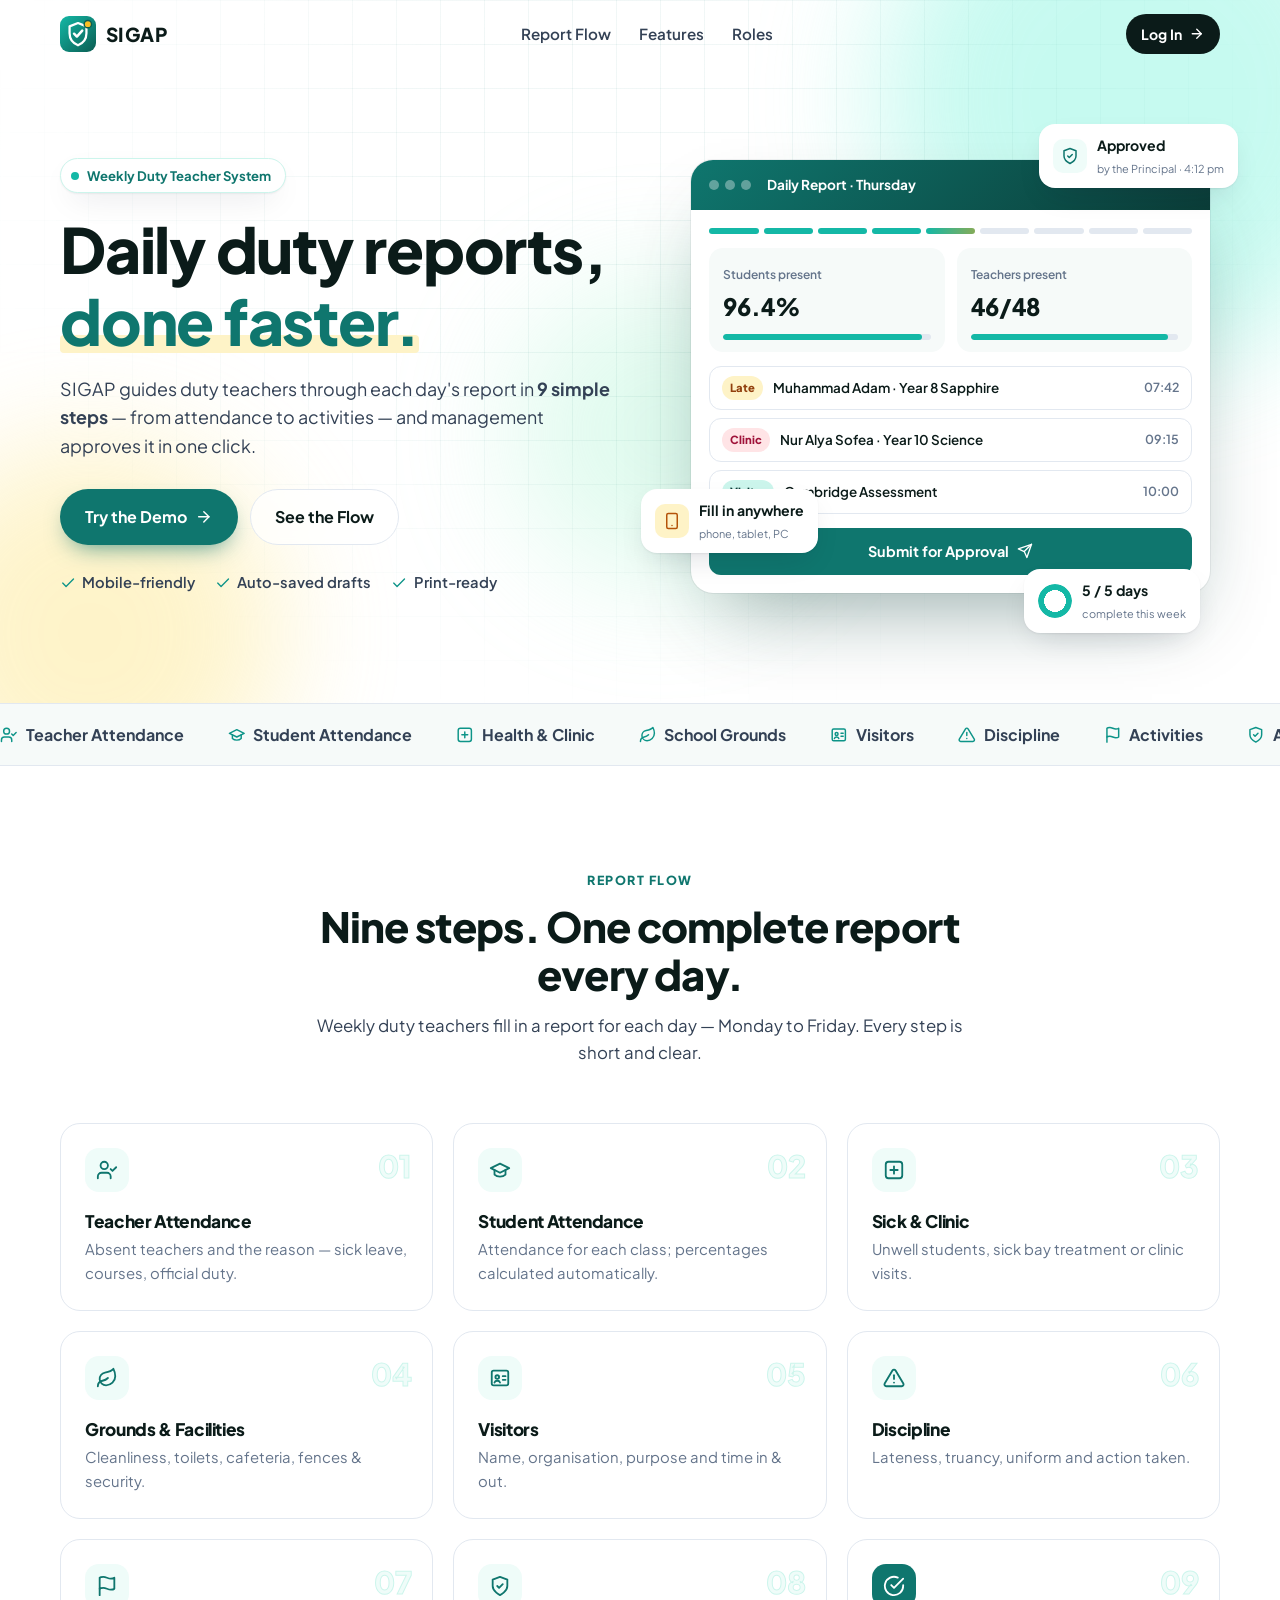
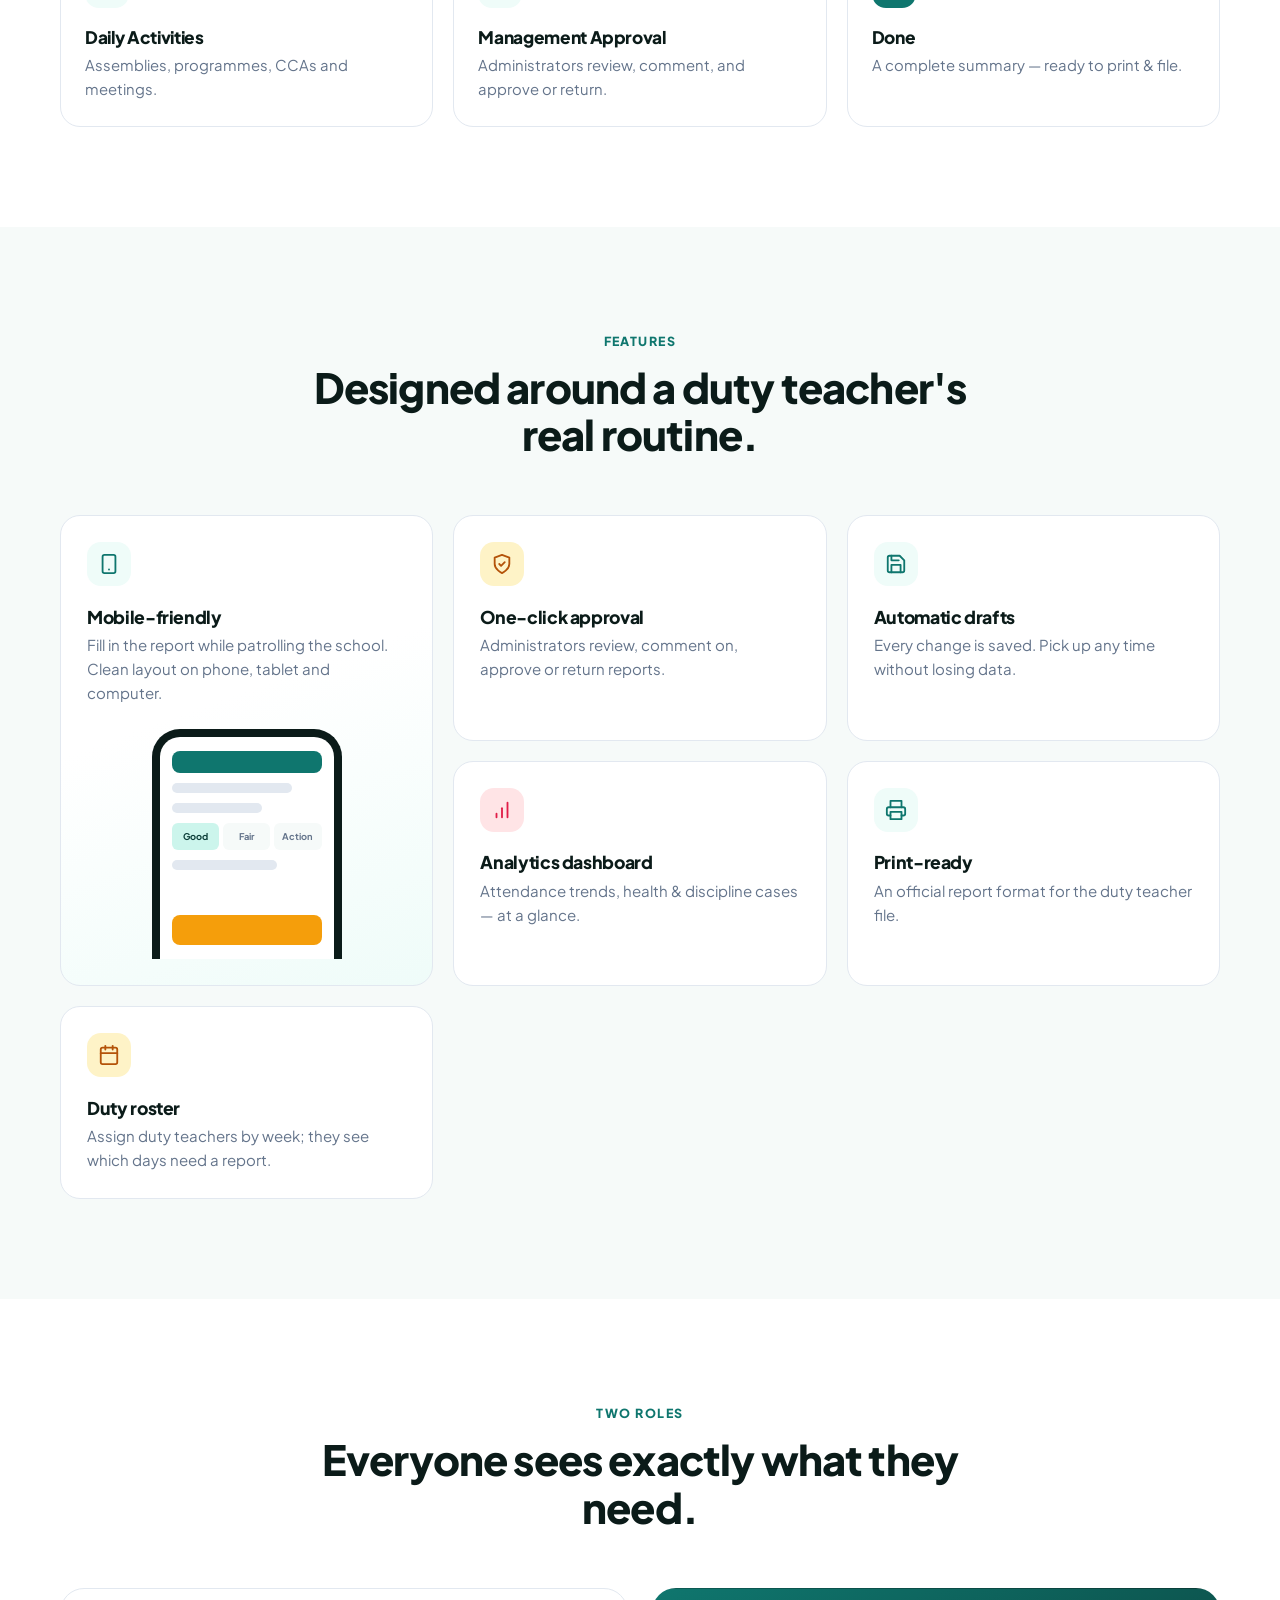
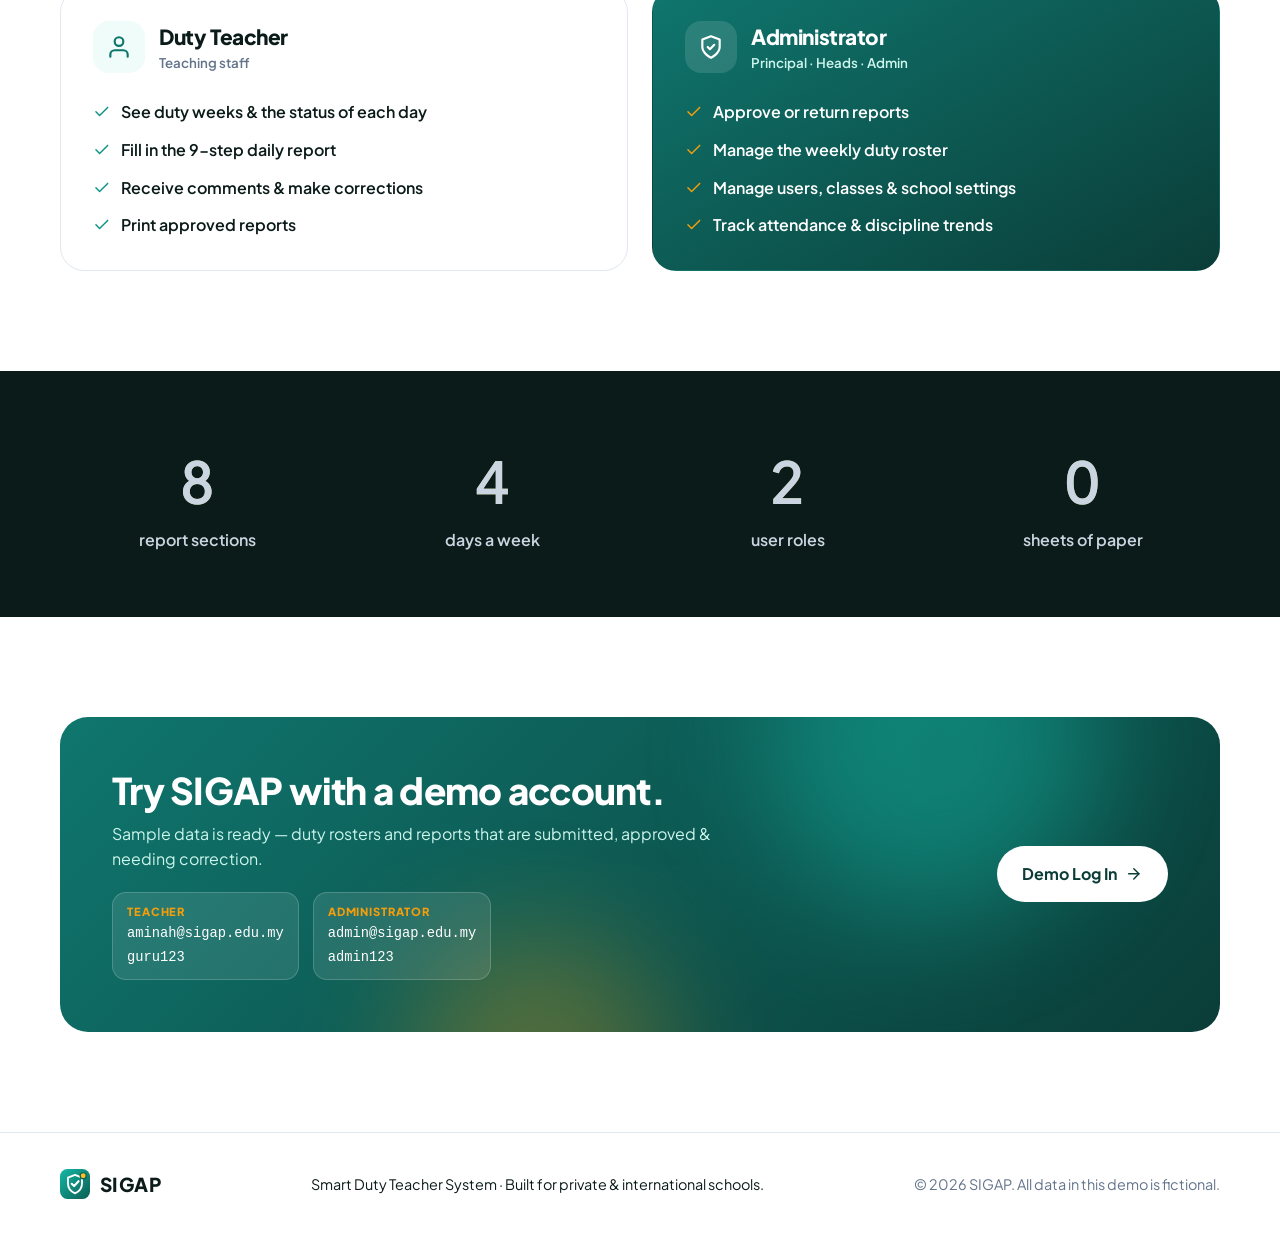
<file: index.html>
<!doctype html>
<html lang="en">
<head>
  <meta charset="utf-8">
  <meta name="viewport" content="width=device-width, initial-scale=1">
  <title>SIGAP — Smart Duty Teacher System</title>
  <meta name="description" content="SIGAP helps weekly duty teachers fill in daily reports — attendance, health, discipline, visitors and activities — approved directly by management.">
  <meta name="theme-color" content="#0f766e">
  <link rel="icon" type="image/svg+xml" href="assets/img/favicon.svg">
  <link rel="preconnect" href="https://fonts.googleapis.com">
  <link rel="preconnect" href="https://fonts.gstatic.com" crossorigin>
  <link href="https://fonts.googleapis.com/css2?family=Plus+Jakarta+Sans:wght@400;500;600;700;800&display=swap" rel="stylesheet">
  <link rel="stylesheet" href="assets/css/landing.css">
</head>
<body>
  <div class="scroll-progress" aria-hidden="true"></div>

  <header class="nav" id="nav">
    <div class="container nav-inner">
      <a href="#" class="brand"><img src="assets/img/logo.svg" alt="" width="36" height="36"><span>SIGAP</span></a>
      <nav class="nav-links" aria-label="Main">
        <a href="#aliran">Report Flow</a>
        <a href="#ciri">Features</a>
        <a href="#peranan">Roles</a>
      </nav>
      <a href="login.html" class="btn btn-dark btn-sm">Log In <i data-ic="arrow"></i></a>
    </div>
  </header>

  <main>
    <!-- HERO -->
    <section class="hero">
      <div class="hero-bg" aria-hidden="true">
        <span class="blob b1"></span><span class="blob b2"></span><span class="blob b3"></span>
        <div class="grid-pattern"></div>
      </div>
      <div class="container hero-grid">
        <div class="hero-copy">
          <span class="pill reveal"><span class="dot-live"></span> Weekly Duty Teacher System</span>
          <h1 class="reveal" style="--d:.08s">Daily duty reports, <span class="rotator" aria-live="polite"><span class="rot-word">done faster.</span></span></h1>
          <p class="lead reveal" style="--d:.16s">SIGAP guides duty teachers through each day's report in <b>9 simple steps</b> — from attendance to activities — and management approves it in one click.</p>
          <div class="hero-cta reveal" style="--d:.24s">
            <a href="login.html" class="btn btn-primary btn-lg">Try the Demo <i data-ic="arrow"></i></a>
            <a href="#aliran" class="btn btn-ghost btn-lg">See the Flow</a>
          </div>
          <ul class="hero-points reveal" style="--d:.32s">
            <li><i data-ic="check"></i> Mobile-friendly</li>
            <li><i data-ic="check"></i> Auto-saved drafts</li>
            <li><i data-ic="check"></i> Print-ready</li>
          </ul>
        </div>

        <div class="hero-visual reveal" style="--d:.2s" id="tilt">
          <div class="mock">
            <div class="mock-head">
              <span></span><span></span><span></span>
              <b>Daily Report · Thursday</b>
            </div>
            <div class="mock-body">
              <div class="mock-steps">
                <i class="on"></i><i class="on"></i><i class="on"></i><i class="on"></i><i class="cur"></i><i></i><i></i><i></i><i></i>
              </div>
              <div class="mock-kpis">
                <div><small>Students present</small><strong><span class="count" data-to="96.4" data-dec="1">0</span>%</strong><div class="bar"><span style="--w:96%"></span></div></div>
                <div><small>Teachers present</small><strong><span class="count" data-to="46">0</span>/48</strong><div class="bar"><span style="--w:95%"></span></div></div>
              </div>
              <div class="mock-list">
                <div class="row"><span class="chip c-amber">Late</span> Muhammad Adam · Year 8 Sapphire <em>07:42</em></div>
                <div class="row"><span class="chip c-rose">Clinic</span> Nur Alya Sofea · Year 10 Science <em>09:15</em></div>
                <div class="row"><span class="chip c-teal">Visitor</span> Cambridge Assessment <em>10:00</em></div>
              </div>
              <div class="mock-btn">Submit for Approval <i data-ic="send"></i></div>
            </div>
          </div>
          <div class="float f1"><i data-ic="shield"></i><div><b>Approved</b><small>by the Principal · 4:12 pm</small></div></div>
          <div class="float f2"><i data-ic="phone"></i><div><b>Fill in anywhere</b><small>phone, tablet, PC</small></div></div>
          <div class="float f3"><span class="ring"></span><div><b>5 / 5 days</b><small>complete this week</small></div></div>
        </div>
      </div>
    </section>

    <!-- MARQUEE -->
    <section class="marquee" aria-label="Report sections">
      <div class="marquee-track">
        <div class="marquee-group">
          <span><i data-ic="userCheck"></i> Teacher Attendance</span><span><i data-ic="grad"></i> Student Attendance</span><span><i data-ic="health"></i> Health & Clinic</span><span><i data-ic="leaf"></i> School Grounds</span><span><i data-ic="badge"></i> Visitors</span><span><i data-ic="alert"></i> Discipline</span><span><i data-ic="flag"></i> Activities</span><span><i data-ic="shield"></i> Approval</span>
        </div>
        <div class="marquee-group" aria-hidden="true">
          <span><i data-ic="userCheck"></i> Teacher Attendance</span><span><i data-ic="grad"></i> Student Attendance</span><span><i data-ic="health"></i> Health & Clinic</span><span><i data-ic="leaf"></i> School Grounds</span><span><i data-ic="badge"></i> Visitors</span><span><i data-ic="alert"></i> Discipline</span><span><i data-ic="flag"></i> Activities</span><span><i data-ic="shield"></i> Approval</span>
        </div>
      </div>
    </section>

    <!-- ALIRAN -->
    <section class="section" id="aliran">
      <div class="container">
        <div class="sec-head reveal">
          <span class="eyebrow">Report Flow</span>
          <h2>Nine steps. One complete report every day.</h2>
          <p>Weekly duty teachers fill in a report for each day — Monday to Friday. Every step is short and clear.</p>
        </div>
        <ol class="flow" id="flow">
          <li class="reveal"><span class="num">01</span><i data-ic="userCheck"></i><h3>Teacher Attendance</h3><p>Absent teachers and the reason — sick leave, courses, official duty.</p></li>
          <li class="reveal"><span class="num">02</span><i data-ic="grad"></i><h3>Student Attendance</h3><p>Attendance for each class; percentages calculated automatically.</p></li>
          <li class="reveal"><span class="num">03</span><i data-ic="health"></i><h3>Sick & Clinic</h3><p>Unwell students, sick bay treatment or clinic visits.</p></li>
          <li class="reveal"><span class="num">04</span><i data-ic="leaf"></i><h3>Grounds & Facilities</h3><p>Cleanliness, toilets, cafeteria, fences & security.</p></li>
          <li class="reveal"><span class="num">05</span><i data-ic="badge"></i><h3>Visitors</h3><p>Name, organisation, purpose and time in & out.</p></li>
          <li class="reveal"><span class="num">06</span><i data-ic="alert"></i><h3>Discipline</h3><p>Lateness, truancy, uniform and action taken.</p></li>
          <li class="reveal"><span class="num">07</span><i data-ic="flag"></i><h3>Daily Activities</h3><p>Assemblies, programmes, CCAs and meetings.</p></li>
          <li class="reveal"><span class="num">08</span><i data-ic="shield"></i><h3>Management Approval</h3><p>Administrators review, comment, and approve or return.</p></li>
          <li class="reveal last"><span class="num">09</span><i data-ic="done"></i><h3>Done</h3><p>A complete summary — ready to print & file.</p></li>
        </ol>
      </div>
    </section>

    <!-- CIRI -->
    <section class="section alt" id="ciri">
      <div class="container">
        <div class="sec-head reveal">
          <span class="eyebrow">Features</span>
          <h2>Designed around a duty teacher's real routine.</h2>
        </div>
        <div class="bento">
          <article class="card big reveal">
            <div class="card-ic"><i data-ic="phone"></i></div>
            <h3>Mobile-friendly</h3>
            <p>Fill in the report while patrolling the school. Clean layout on phone, tablet and computer.</p>
            <div class="phone-demo" aria-hidden="true">
              <div class="pd-bar"></div>
              <div class="pd-line w80"></div><div class="pd-line w60"></div>
              <div class="pd-seg"><span class="on">Good</span><span>Fair</span><span>Action</span></div>
              <div class="pd-line w70"></div>
              <div class="pd-btn"></div>
            </div>
          </article>
          <article class="card reveal" style="--d:.08s"><div class="card-ic amber"><i data-ic="shield"></i></div><h3>One-click approval</h3><p>Administrators review, comment on, approve or return reports.</p></article>
          <article class="card reveal" style="--d:.16s"><div class="card-ic"><i data-ic="save"></i></div><h3>Automatic drafts</h3><p>Every change is saved. Pick up any time without losing data.</p></article>
          <article class="card reveal" style="--d:.08s"><div class="card-ic rose"><i data-ic="chart"></i></div><h3>Analytics dashboard</h3><p>Attendance trends, health & discipline cases — at a glance.</p></article>
          <article class="card reveal" style="--d:.16s"><div class="card-ic"><i data-ic="printer"></i></div><h3>Print-ready</h3><p>An official report format for the duty teacher file.</p></article>
          <article class="card reveal" style="--d:.24s"><div class="card-ic amber"><i data-ic="calendar"></i></div><h3>Duty roster</h3><p>Assign duty teachers by week; they see which days need a report.</p></article>
        </div>
      </div>
    </section>

    <!-- PERANAN -->
    <section class="section" id="peranan">
      <div class="container">
        <div class="sec-head reveal">
          <span class="eyebrow">Two Roles</span>
          <h2>Everyone sees exactly what they need.</h2>
        </div>
        <div class="roles">
          <article class="role reveal">
            <div class="role-top"><span class="role-ic"><i data-ic="user"></i></span><div><h3>Duty Teacher</h3><small>Teaching staff</small></div></div>
            <ul>
              <li><i data-ic="check"></i> See duty weeks & the status of each day</li>
              <li><i data-ic="check"></i> Fill in the 9-step daily report</li>
              <li><i data-ic="check"></i> Receive comments & make corrections</li>
              <li><i data-ic="check"></i> Print approved reports</li>
            </ul>
          </article>
          <article class="role dark reveal" style="--d:.1s">
            <div class="role-top"><span class="role-ic"><i data-ic="shield"></i></span><div><h3>Administrator</h3><small>Principal · Heads · Admin</small></div></div>
            <ul>
              <li><i data-ic="check"></i> Approve or return reports</li>
              <li><i data-ic="check"></i> Manage the weekly duty roster</li>
              <li><i data-ic="check"></i> Manage users, classes & school settings</li>
              <li><i data-ic="check"></i> Track attendance & discipline trends</li>
            </ul>
          </article>
        </div>
      </div>
    </section>

    <!-- STATS -->
    <section class="stats">
      <div class="container stats-grid">
        <div class="reveal"><strong><span class="count" data-to="9">0</span></strong><span>report sections</span></div>
        <div class="reveal" style="--d:.08s"><strong><span class="count" data-to="5">0</span></strong><span>days a week</span></div>
        <div class="reveal" style="--d:.16s"><strong><span class="count" data-to="2">0</span></strong><span>user roles</span></div>
        <div class="reveal" style="--d:.24s"><strong><span class="count" data-to="0">0</span></strong><span>sheets of paper</span></div>
      </div>
    </section>

    <!-- CTA -->
    <section class="section">
      <div class="container">
        <div class="cta reveal">
          <div class="cta-bg" aria-hidden="true"><span class="blob b1"></span><span class="blob b2"></span></div>
          <div class="cta-copy">
            <h2>Try SIGAP with a demo account.</h2>
            <p>Sample data is ready — duty rosters and reports that are submitted, approved & needing correction.</p>
            <div class="creds">
              <div><small>Teacher</small><code>aminah@sigap.edu.my</code><code>guru123</code></div>
              <div><small>Administrator</small><code>admin@sigap.edu.my</code><code>admin123</code></div>
            </div>
          </div>
          <a href="login.html" class="btn btn-light btn-lg">Demo Log In <i data-ic="arrow"></i></a>
        </div>
      </div>
    </section>
  </main>

  <footer class="footer">
    <div class="container foot-inner">
      <a href="#" class="brand"><img src="assets/img/logo.svg" alt="" width="30" height="30"><span>SIGAP</span></a>
      <p>Smart Duty Teacher System · Built for private & international schools.</p>
      <p class="muted">© <span id="yr"></span> SIGAP. All data in this demo is fictional.</p>
    </div>
  </footer>

  <script src="assets/js/icons.js"></script>
  <script src="assets/js/landing.js"></script>
</body>
</html>
</file>
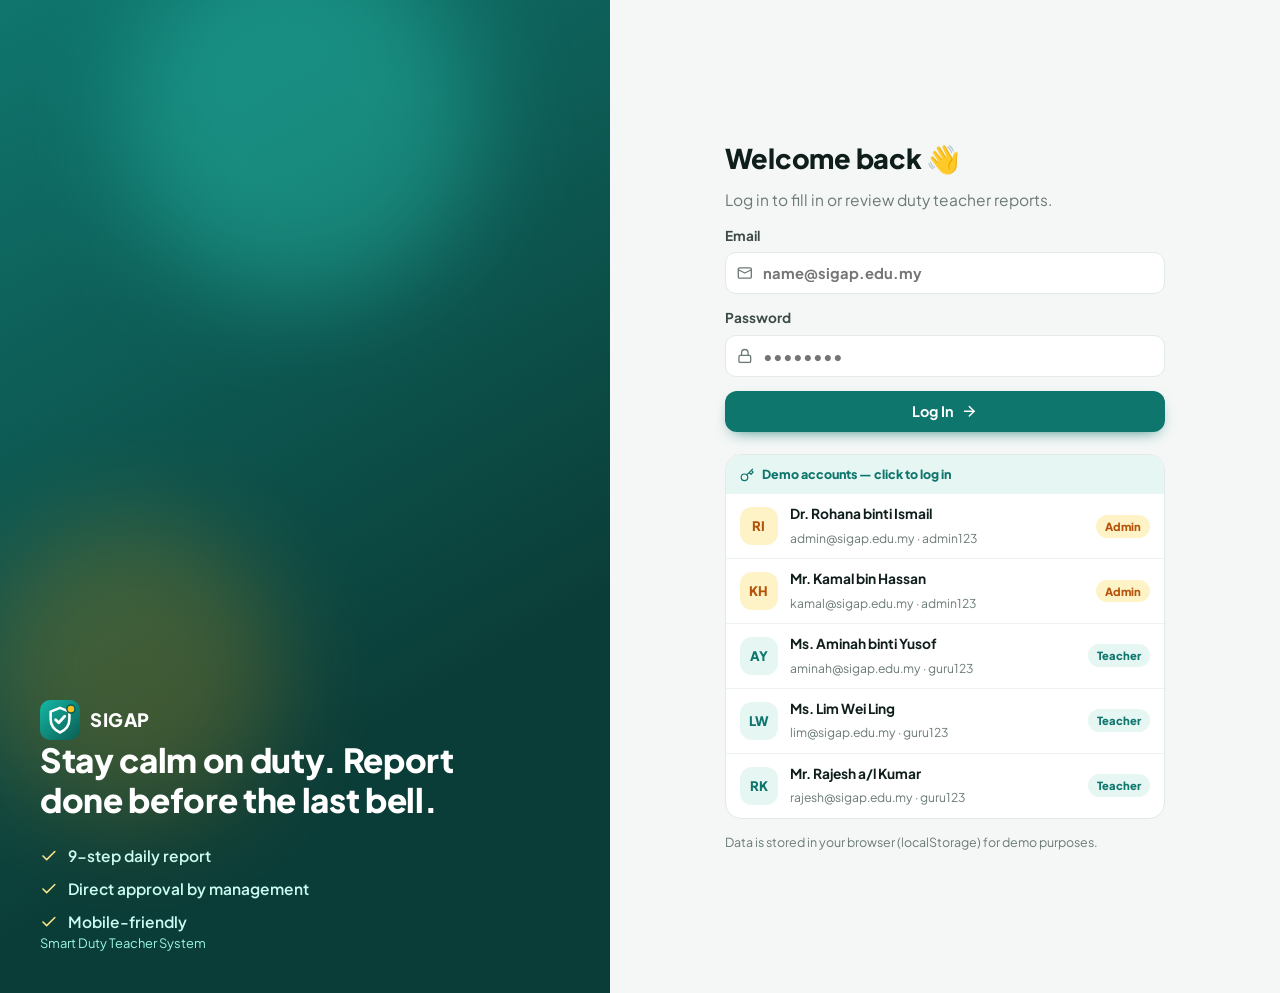
<file: app.html>
<!doctype html>
<html lang="en">
<head>
  <meta charset="utf-8">
  <meta name="viewport" content="width=device-width, initial-scale=1, viewport-fit=cover">
  <title>Dashboard · SIGAP</title>
  <meta name="theme-color" content="#0f766e">
  <link rel="icon" type="image/svg+xml" href="assets/img/favicon.svg">
  <link rel="preconnect" href="https://fonts.googleapis.com">
  <link rel="preconnect" href="https://fonts.gstatic.com" crossorigin>
  <link href="https://fonts.googleapis.com/css2?family=Plus+Jakarta+Sans:wght@400;500;600;700;800&display=swap" rel="stylesheet">
  <link rel="stylesheet" href="assets/css/app.css">
</head>
<body class="app">
  <aside class="sidebar" id="sidebar">
    <a href="#/dashboard" class="brand"><img src="assets/img/logo.svg" alt="" width="36" height="36"><span>SIGAP</span></a>
    <div class="school" id="schoolName"></div>
    <nav class="side-nav" id="sideNav" aria-label="Main navigation"></nav>
    <div class="side-user" id="sideUser"></div>
  </aside>

  <div class="main">
    <header class="topbar">
      <a href="#/dashboard" class="brand topbar-brand"><img src="assets/img/logo.svg" alt="" width="30" height="30"><span>SIGAP</span></a>
      <div class="topbar-title" id="pageTitle"></div>
      <div class="topbar-right">
        <span class="today-chip" id="todayChip"></span>
        <span class="mode-chip" id="modeChip"></span>
        <div class="menu-wrap">
          <button class="avatar-btn" id="avatarBtn" aria-haspopup="true" aria-expanded="false"></button>
          <div class="menu" id="userMenu" hidden></div>
        </div>
      </div>
    </header>
    <main class="view" id="view" tabindex="-1"></main>
  </div>

  <nav class="bottom-nav" id="bottomNav" aria-label="Mobile navigation"></nav>

  <div class="modal-root" id="modalRoot" hidden></div>
  <div class="toasts" id="toasts" aria-live="polite"></div>

  <script src="assets/js/icons.js"></script>
  <script src="assets/js/data.js"></script>
  <script src="assets/js/app.js"></script>
</body>
</html>
</file>
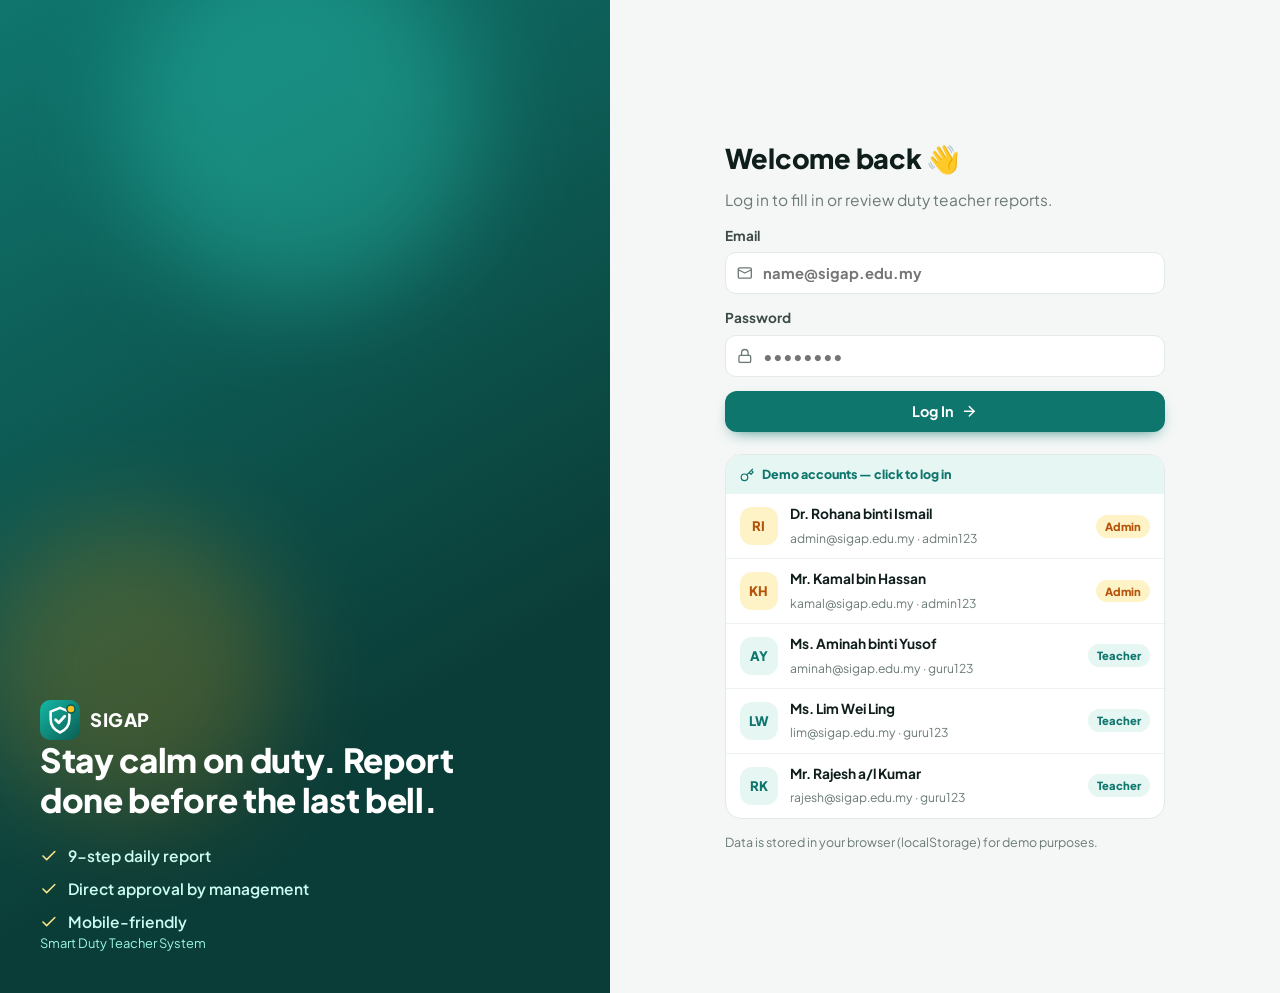
<file: login.html>
<!doctype html>
<html lang="en">
<head>
  <meta charset="utf-8">
  <meta name="viewport" content="width=device-width, initial-scale=1">
  <title>Log In · SIGAP</title>
  <meta name="theme-color" content="#0f766e">
  <link rel="icon" type="image/svg+xml" href="assets/img/favicon.svg">
  <link rel="preconnect" href="https://fonts.googleapis.com">
  <link rel="preconnect" href="https://fonts.gstatic.com" crossorigin>
  <link href="https://fonts.googleapis.com/css2?family=Plus+Jakarta+Sans:wght@400;500;600;700;800&display=swap" rel="stylesheet">
  <link rel="stylesheet" href="assets/css/app.css">
</head>
<body class="auth">
  <aside class="auth-side">
    <span class="a-blob a1"></span><span class="a-blob a2"></span>
    <a href="index.html" class="brand light"><img src="assets/img/logo.svg" alt="" width="40" height="40"><span>SIGAP</span></a>
    <div class="auth-quote">
      <h2>Stay calm on duty. Report done before the last bell.</h2>
      <ul>
        <li><i data-ic="check"></i> 9-step daily report</li>
        <li><i data-ic="check"></i> Direct approval by management</li>
        <li><i data-ic="check"></i> Mobile-friendly</li>
      </ul>
    </div>
    <small>Smart Duty Teacher System</small>
  </aside>

  <main class="auth-main">
    <div class="auth-card">
      <a href="index.html" class="brand auth-brand-m"><img src="assets/img/logo.svg" alt="" width="36" height="36"><span>SIGAP</span></a>
      <h1>Welcome back 👋</h1>
      <p class="muted">Log in to fill in or review duty teacher reports.</p>

      <form id="loginForm" class="form" novalidate>
        <label class="field">
          <span>Email</span>
          <div class="input-ic"><i data-ic="mail"></i><input type="email" id="email" autocomplete="username" placeholder="name@sigap.edu.my" required></div>
        </label>
        <label class="field">
          <span>Password</span>
          <div class="input-ic"><i data-ic="lock"></i><input type="password" id="password" autocomplete="current-password" placeholder="••••••••" required></div>
        </label>
        <p class="form-error" id="err" role="alert" hidden></p>
        <button class="btn btn-primary btn-block" type="submit">Log In <i data-ic="arrow"></i></button>
      </form>

      <div class="demo-box">
        <div class="demo-head"><i data-ic="key"></i> Demo accounts — click to log in</div>
        <div class="demo-list" id="demoList"></div>
      </div>
      <p class="tiny muted">Data is stored in your browser (localStorage) for demo purposes.</p>
    </div>
  </main>

  <script src="assets/js/icons.js"></script>
  <script src="assets/js/data.js"></script>
  <script>
    (function () {
      paintIcons();
      SIGAP.load();
      if (SIGAP.currentUser()) { location.replace('app.html'); return; }
      const demos = [
        ['u1', 'admin123'], ['u2', 'admin123'], ['u3', 'guru123'], ['u4', 'guru123'], ['u5', 'guru123']
      ];
      const list = document.getElementById('demoList');
      list.innerHTML = demos.map(([id, pw]) => {
        const u = SIGAP.user(id); if (!u) return '';
        const ini = SIGAP.initials(u.nama);
        return '<button type="button" class="demo-item" data-email="' + u.email + '" data-pw="' + pw + '">' +
          '<span class="avatar ' + (u.role === 'admin' ? 'av-admin' : '') + '">' + ini + '</span>' +
          '<span class="demo-txt"><b>' + u.nama + '</b><small>' + u.email + ' · ' + pw + '</small></span>' +
          '<span class="role-tag ' + u.role + '">' + (u.role === 'admin' ? 'Admin' : 'Teacher') + '</span></button>';
      }).join('');
      const form = document.getElementById('loginForm'), err = document.getElementById('err');
      function attempt(email, pw) {
        const u = SIGAP.login(email, pw);
        if (!u) { err.textContent = 'Invalid email or password.'; err.hidden = false; form.classList.remove('shake'); void form.offsetWidth; form.classList.add('shake'); return; }
        location.href = 'app.html';
      }
      form.addEventListener('submit', e => { e.preventDefault(); attempt(email.value, password.value); });
      list.addEventListener('click', e => {
        const b = e.target.closest('.demo-item'); if (!b) return;
        email.value = b.dataset.email; password.value = b.dataset.pw;
        attempt(b.dataset.email, b.dataset.pw);
      });
    })();
  </script>
</body>
</html>
</file>
<file: assets/css/landing.css>
/* SIGAP — Landing page */
:root {
  --teal-50: #effcf9; --teal-100: #ccf5ec; --teal-300: #5eead4; --teal-500: #14b8a6; --teal-600: #0d9488; --teal-700: #0f766e; --teal-900: #0b3d38;
  --amber: #f59e0b; --amber-soft: #fef3c7; --rose: #e11d48; --rose-soft: #ffe4e6;
  --ink: #0b1b19; --ink-2: #334155; --muted: #64748b; --line: #e2e8f0; --bg: #ffffff; --bg-alt: #f6faf9;
  --radius: 20px;
  --shadow: 0 1px 2px rgba(15, 23, 42, .06), 0 12px 32px -12px rgba(15, 23, 42, .18);
  --ease: cubic-bezier(.2, .8, .2, 1);
}
* { box-sizing: border-box; }
html { scroll-behavior: smooth; }
body { margin: 0; font-family: 'Plus Jakarta Sans', system-ui, -apple-system, Segoe UI, Roboto, sans-serif; color: var(--ink); background: var(--bg); line-height: 1.6; -webkit-font-smoothing: antialiased; overflow-x: hidden; }
img { max-width: 100%; display: block; }
a { color: inherit; text-decoration: none; }
h1, h2, h3 { line-height: 1.15; margin: 0; letter-spacing: -.02em; }
.container { width: min(1160px, 100% - 32px); margin-inline: auto; }
.ic { width: 1.1em; height: 1.1em; flex: none; }
.muted { color: var(--muted); }

/* Butang */
.btn { display: inline-flex; align-items: center; gap: .5em; font-weight: 700; border-radius: 999px; padding: .7em 1.25em; border: 1px solid transparent; transition: transform .2s var(--ease), box-shadow .2s, background .2s; cursor: pointer; font-size: .95rem; white-space: nowrap; }
.btn:hover { transform: translateY(-2px); }
.btn:hover .ic { transform: translateX(3px); }
.btn .ic { transition: transform .2s var(--ease); }
.btn-sm { padding: .55em 1em; font-size: .88rem; }
.btn-lg { padding: .9em 1.5em; font-size: 1rem; }
.btn-primary { background: var(--teal-700); color: #fff; box-shadow: 0 10px 24px -10px rgba(15, 118, 110, .8); }
.btn-primary:hover { background: var(--teal-600); }
.btn-dark { background: var(--ink); color: #fff; }
.btn-ghost { background: rgba(255, 255, 255, .7); border-color: var(--line); color: var(--ink); backdrop-filter: blur(6px); }
.btn-light { background: #fff; color: var(--teal-900); }

/* Kemajuan skrol */
.scroll-progress { position: fixed; inset: 0 0 auto; height: 3px; background: linear-gradient(90deg, var(--teal-500), var(--amber)); transform-origin: left; transform: scaleX(0); z-index: 60; }

/* Nav */
.nav { position: fixed; inset: 0 0 auto; z-index: 50; transition: background .3s, box-shadow .3s; }
.nav.scrolled { background: rgba(255, 255, 255, .82); backdrop-filter: saturate(1.6) blur(12px); box-shadow: 0 1px 0 var(--line); }
.nav-inner { display: flex; align-items: center; justify-content: space-between; height: 68px; gap: 16px; }
.brand { display: inline-flex; align-items: center; gap: 10px; font-weight: 800; font-size: 1.2rem; letter-spacing: .02em; }
.nav-links { display: flex; gap: 28px; font-weight: 600; color: var(--ink-2); font-size: .95rem; }
.nav-links a { position: relative; }
.nav-links a::after { content: ''; position: absolute; left: 0; right: 0; bottom: -4px; height: 2px; background: var(--teal-600); transform: scaleX(0); transition: transform .25s var(--ease); }
.nav-links a:hover::after { transform: scaleX(1); }

/* Hero */
.hero { position: relative; padding: 130px 0 80px; overflow: hidden; }
.hero-bg { position: absolute; inset: 0; z-index: -1; }
.blob { position: absolute; border-radius: 50%; filter: blur(60px); opacity: .55; animation: drift 18s ease-in-out infinite alternate; }
.hero .b1 { width: 520px; height: 520px; background: #99f6e4; top: -160px; right: -120px; }
.hero .b2 { width: 380px; height: 380px; background: #fde68a; bottom: -120px; left: -100px; animation-delay: -6s; opacity: .45; }
.hero .b3 { width: 300px; height: 300px; background: #a7f3d0; top: 40%; left: 40%; animation-delay: -11s; opacity: .35; }
@keyframes drift { 0% { transform: translate(0, 0) scale(1); } 50% { transform: translate(40px, -30px) scale(1.08); } 100% { transform: translate(-30px, 30px) scale(.95); } }
.grid-pattern { position: absolute; inset: 0; background-image: linear-gradient(rgba(15, 118, 110, .06) 1px, transparent 1px), linear-gradient(90deg, rgba(15, 118, 110, .06) 1px, transparent 1px); background-size: 44px 44px; mask-image: radial-gradient(ellipse at 50% 30%, #000 30%, transparent 75%); -webkit-mask-image: radial-gradient(ellipse at 50% 30%, #000 30%, transparent 75%); }
.hero-grid { display: grid; grid-template-columns: 1.05fr 1fr; gap: 56px; align-items: center; }
.pill { display: inline-flex; align-items: center; gap: 8px; padding: 6px 14px 6px 10px; border-radius: 999px; background: #fff; border: 1px solid var(--teal-100); color: var(--teal-700); font-weight: 700; font-size: .82rem; box-shadow: var(--shadow); }
.dot-live { width: 8px; height: 8px; border-radius: 50%; background: var(--teal-500); box-shadow: 0 0 0 0 rgba(20, 184, 166, .6); animation: pulse 1.8s infinite; }
@keyframes pulse { 70% { box-shadow: 0 0 0 10px rgba(20, 184, 166, 0); } 100% { box-shadow: 0 0 0 0 rgba(20, 184, 166, 0); } }
.hero h1 { font-size: clamp(2.2rem, 5.2vw, 3.9rem); font-weight: 800; margin: 20px 0 18px; }
.rotator { display: inline-block; color: var(--teal-700); position: relative; }
.rotator::after { content: ''; position: absolute; left: 0; right: 0; bottom: .06em; height: .28em; background: var(--amber-soft); z-index: -1; border-radius: 4px; }
.rot-word { display: inline-block; transition: transform .35s var(--ease), opacity .35s; }
.rot-word.out { transform: translateY(-40%); opacity: 0; }
.rot-word.enter { transform: translateY(40%); opacity: 0; transition: none; }
.lead { font-size: 1.12rem; color: var(--ink-2); max-width: 34em; margin: 0 0 28px; }
.hero-cta { display: flex; gap: 12px; flex-wrap: wrap; }
.hero-points { list-style: none; padding: 0; margin: 26px 0 0; display: flex; gap: 20px; flex-wrap: wrap; color: var(--ink-2); font-weight: 600; font-size: .92rem; }
.hero-points li { display: inline-flex; align-items: center; gap: 6px; }
.hero-points .ic { color: var(--teal-600); }

/* Mockup */
.hero-visual { position: relative; perspective: 1200px; padding: 30px 10px; }
.mock { background: #fff; border-radius: 22px; box-shadow: 0 40px 80px -30px rgba(11, 61, 56, .45), 0 0 0 1px rgba(15, 23, 42, .06); overflow: hidden; transition: transform .4s var(--ease); transform-style: preserve-3d; animation: floaty 7s ease-in-out infinite; }
@keyframes floaty { 50% { translate: 0 -10px; } }
.mock-head { display: flex; align-items: center; gap: 6px; padding: 14px 18px; background: linear-gradient(135deg, var(--teal-700), var(--teal-900)); color: #fff; font-size: .85rem; }
.mock-head span { width: 10px; height: 10px; border-radius: 50%; background: rgba(255, 255, 255, .35); }
.mock-head b { margin-left: 10px; font-weight: 700; }
.mock-body { padding: 18px; display: grid; gap: 14px; }
.mock-steps { display: grid; grid-template-columns: repeat(9, 1fr); gap: 5px; }
.mock-steps i { height: 6px; border-radius: 4px; background: var(--line); }
.mock-steps i.on { background: var(--teal-500); }
.mock-steps i.cur { background: linear-gradient(90deg, var(--teal-500), var(--amber)); background-size: 200% 100%; animation: shimmer 1.6s linear infinite; }
@keyframes shimmer { to { background-position: -200% 0; } }
.mock-kpis { display: grid; grid-template-columns: 1fr 1fr; gap: 12px; }
.mock-kpis > div { background: var(--bg-alt); border-radius: 14px; padding: 12px 14px; }
.mock-kpis small { color: var(--muted); font-weight: 600; font-size: .75rem; }
.mock-kpis strong { display: block; font-size: 1.5rem; font-weight: 800; margin: 2px 0 8px; font-variant-numeric: tabular-nums; }
.bar { height: 6px; background: var(--line); border-radius: 4px; overflow: hidden; }
.bar span { display: block; height: 100%; width: 0; background: var(--teal-500); border-radius: 4px; transition: width 1.4s var(--ease) .3s; }
.in .bar span { width: var(--w); }
.mock-list { display: grid; gap: 8px; }
.mock-list .row { display: flex; align-items: center; gap: 10px; font-size: .84rem; font-weight: 600; padding: 9px 12px; border: 1px solid var(--line); border-radius: 12px; opacity: 0; transform: translateX(16px); transition: .5s var(--ease); }
.in .mock-list .row { opacity: 1; transform: none; }
.in .mock-list .row:nth-child(2) { transition-delay: .15s; } .in .mock-list .row:nth-child(3) { transition-delay: .3s; }
.mock-list em { margin-left: auto; font-style: normal; color: var(--muted); font-size: .78rem; }
.chip { font-size: .7rem; font-weight: 800; padding: 3px 8px; border-radius: 999px; }
.c-amber { background: var(--amber-soft); color: #92400e; } .c-rose { background: var(--rose-soft); color: #9f1239; } .c-teal { background: var(--teal-100); color: var(--teal-900); }
.mock-btn { display: flex; justify-content: center; align-items: center; gap: 8px; background: var(--teal-700); color: #fff; font-weight: 700; border-radius: 12px; padding: 12px; font-size: .9rem; }
.float { position: absolute; display: flex; align-items: center; gap: 10px; background: #fff; border-radius: 16px; padding: 10px 14px; box-shadow: var(--shadow); font-size: .82rem; animation: bob 5s ease-in-out infinite; }
.float b { display: block; font-size: .88rem; } .float small { color: var(--muted); }
.float > .ic { width: 34px; height: 34px; padding: 8px; border-radius: 10px; background: var(--teal-50); color: var(--teal-700); }
.f1 { top: -6px; right: -18px; animation-delay: -1s; }
.f2 { bottom: 70px; left: -40px; animation-delay: -2.5s; }
.f2 > .ic { background: var(--amber-soft); color: #b45309; }
.f3 { bottom: -10px; right: 20px; animation-delay: -4s; }
.ring { width: 34px; height: 34px; border-radius: 50%; background: conic-gradient(var(--teal-500) 100%, var(--line) 0); -webkit-mask: radial-gradient(circle 11px, transparent 98%, #000); mask: radial-gradient(circle 11px, transparent 98%, #000); }
@keyframes bob { 50% { transform: translateY(-12px); } }

/* Marquee */
.marquee { border-block: 1px solid var(--line); background: var(--bg-alt); overflow: hidden; padding: 18px 0; }
.marquee-track { display: flex; width: max-content; animation: scroll 32s linear infinite; }
.marquee:hover .marquee-track { animation-play-state: paused; }
.marquee-group { display: flex; gap: 44px; padding-right: 44px; }
.marquee span { display: inline-flex; align-items: center; gap: 8px; font-weight: 700; color: var(--ink-2); white-space: nowrap; }
.marquee .ic { color: var(--teal-600); }
@keyframes scroll { to { transform: translateX(-50%); } }

/* Seksyen */
.section { padding: 100px 0; }
.section.alt { background: var(--bg-alt); }
.sec-head { text-align: center; max-width: 680px; margin: 0 auto 56px; }
.eyebrow { display: inline-block; font-weight: 800; color: var(--teal-700); text-transform: uppercase; letter-spacing: .12em; font-size: .78rem; margin-bottom: 12px; }
.sec-head h2 { font-size: clamp(1.8rem, 3.6vw, 2.6rem); font-weight: 800; }
.sec-head p { color: var(--ink-2); font-size: 1.05rem; margin: 14px 0 0; }

/* Aliran */
.flow { --p: 0; list-style: none; padding: 0; margin: 0; display: grid; grid-template-columns: repeat(3, 1fr); gap: 20px; position: relative; counter-reset: s; }
.flow li { position: relative; background: #fff; border: 1px solid var(--line); border-radius: var(--radius); padding: 24px; transition: transform .3s var(--ease), box-shadow .3s, border-color .3s, opacity .7s var(--ease), translate .7s var(--ease); }
.flow li:hover { transform: translateY(-4px); box-shadow: var(--shadow); border-color: var(--teal-100); }
.flow .num { position: absolute; top: 18px; right: 20px; font-weight: 800; font-size: 1.9rem; color: var(--teal-50); -webkit-text-stroke: 1px var(--teal-100); }
.flow li > .ic { width: 44px; height: 44px; padding: 11px; border-radius: 14px; background: var(--teal-50); color: var(--teal-700); margin-bottom: 14px; }
.flow li.last > .ic { background: var(--teal-700); color: #fff; }
.flow h3 { font-size: 1.08rem; font-weight: 800; margin-bottom: 6px; }
.flow p { margin: 0; color: var(--muted); font-size: .93rem; }
.flow::before { content: ''; position: absolute; left: -14px; top: 0; bottom: 0; width: 3px; border-radius: 3px; background: linear-gradient(var(--teal-500), var(--amber)); transform-origin: top; transform: scaleY(var(--p)); }

/* Bento */
.bento { display: grid; grid-template-columns: repeat(3, 1fr); gap: 20px; }
.card { background: #fff; border: 1px solid var(--line); border-radius: var(--radius); padding: 26px; transition: transform .3s var(--ease), box-shadow .3s, opacity .7s var(--ease), translate .7s var(--ease); }
.card:hover { transform: translateY(-4px); box-shadow: var(--shadow); }
.card h3 { font-size: 1.1rem; font-weight: 800; margin: 14px 0 6px; }
.card p { color: var(--muted); margin: 0; font-size: .94rem; }
.card-ic .ic { width: 44px; height: 44px; padding: 11px; border-radius: 14px; background: var(--teal-50); color: var(--teal-700); }
.card-ic.amber .ic { background: var(--amber-soft); color: #b45309; }
.card-ic.rose .ic { background: var(--rose-soft); color: var(--rose); }
.card.big { grid-row: span 2; display: flex; flex-direction: column; background: linear-gradient(160deg, #fff 40%, var(--teal-50)); }
.phone-demo { margin: 24px auto 0; width: 190px; flex: 1; min-height: 230px; border: 8px solid var(--ink); border-bottom: 0; border-radius: 28px 28px 0 0; padding: 14px 12px; display: flex; flex-direction: column; gap: 10px; background: #fff; }
.pd-bar { height: 22px; border-radius: 8px; background: var(--teal-700); }
.pd-line { height: 10px; border-radius: 6px; background: var(--line); }
.w80 { width: 80%; } .w60 { width: 60%; } .w70 { width: 70%; }
.pd-seg { display: grid; grid-template-columns: repeat(3, 1fr); gap: 4px; font-size: .58rem; font-weight: 700; text-align: center; }
.pd-seg span { padding: 6px 2px; border-radius: 6px; background: var(--bg-alt); color: var(--muted); }
.pd-seg .on { background: var(--teal-100); color: var(--teal-900); }
.pd-btn { margin-top: auto; height: 30px; border-radius: 8px; background: var(--amber); }

/* Peranan */
.roles { display: grid; grid-template-columns: 1fr 1fr; gap: 24px; }
.role { border: 1px solid var(--line); border-radius: 24px; padding: 32px; background: #fff; transition: opacity .7s var(--ease), translate .7s var(--ease), transform .3s var(--ease); }
.role:hover { transform: translateY(-4px); }
.role.dark { background: linear-gradient(150deg, var(--teal-700), var(--teal-900)); color: #fff; border-color: transparent; }
.role-top { display: flex; align-items: center; gap: 14px; margin-bottom: 20px; }
.role-top h3 { font-size: 1.3rem; font-weight: 800; }
.role-top small { color: var(--muted); font-weight: 600; }
.role.dark .role-top small { color: var(--teal-100); }
.role-ic .ic { width: 52px; height: 52px; padding: 13px; border-radius: 16px; background: var(--teal-50); color: var(--teal-700); }
.role.dark .role-ic .ic { background: rgba(255, 255, 255, .12); color: #fff; }
.role ul { list-style: none; padding: 0; margin: 0; display: grid; gap: 12px; }
.role li { display: flex; gap: 10px; align-items: flex-start; font-weight: 600; }
.role li .ic { color: var(--teal-600); margin-top: 4px; }
.role.dark li .ic { color: var(--amber); }

/* Statistik */
.stats { background: var(--ink); color: #fff; padding: 64px 0; }
.stats-grid { display: grid; grid-template-columns: repeat(4, 1fr); gap: 20px; text-align: center; }
.stats strong { display: block; font-size: clamp(2.4rem, 5vw, 3.6rem); font-weight: 800; background: linear-gradient(120deg, var(--teal-300), var(--amber)); -webkit-background-clip: text; background-clip: text; color: transparent; font-variant-numeric: tabular-nums; }
.stats span { color: #cbd5e1; font-weight: 600; }

/* CTA */
.cta { position: relative; overflow: hidden; border-radius: 28px; background: linear-gradient(135deg, var(--teal-700), var(--teal-900)); color: #fff; padding: 52px; display: flex; align-items: center; justify-content: space-between; gap: 32px; flex-wrap: wrap; }
.cta-bg { position: absolute; inset: 0; pointer-events: none; }
.cta .b1 { width: 340px; height: 340px; background: var(--teal-500); top: -140px; right: 10%; opacity: .45; }
.cta .b2 { width: 260px; height: 260px; background: var(--amber); bottom: -160px; left: 30%; opacity: .3; }
.cta-copy { position: relative; max-width: 620px; }
.cta h2 { font-size: clamp(1.6rem, 3.2vw, 2.3rem); font-weight: 800; }
.cta p { color: var(--teal-100); margin: 10px 0 20px; }
.creds { display: flex; gap: 14px; flex-wrap: wrap; }
.creds > div { background: rgba(255, 255, 255, .1); border: 1px solid rgba(255, 255, 255, .18); border-radius: 14px; padding: 10px 14px; display: grid; gap: 2px; }
.creds small { color: var(--amber); font-weight: 800; text-transform: uppercase; letter-spacing: .08em; font-size: .7rem; }
.creds code { font-size: .86rem; }
.cta .btn { position: relative; }

/* Footer */
.footer { border-top: 1px solid var(--line); padding: 36px 0; }
.foot-inner { display: flex; align-items: center; gap: 12px 24px; flex-wrap: wrap; justify-content: space-between; font-size: .9rem; }
.foot-inner p { margin: 0; }

/* Reveal */
.reveal { opacity: 0; translate: 0 28px; transition: opacity .7s var(--ease) var(--d, 0s), translate .7s var(--ease) var(--d, 0s); }
.reveal.in { opacity: 1; translate: 0 0; }

/* Responsif */
@media (max-width: 960px) {
  .hero-grid { grid-template-columns: 1fr; }
  .hero-visual { max-width: 520px; margin: 10px auto 0; width: 100%; }
  .flow, .bento { grid-template-columns: 1fr 1fr; }
  .flow::before { display: none; }
  .card.big { grid-row: auto; grid-column: span 2; }
  .stats-grid { grid-template-columns: repeat(2, 1fr); row-gap: 32px; }
}
@media (max-width: 640px) {
  .nav-links { display: none; }
  .hero { padding: 104px 0 56px; }
  .section { padding: 72px 0; }
  .flow, .bento, .roles { grid-template-columns: 1fr; }
  .card.big { grid-column: auto; }
  .f1 { right: 0; } .f2 { left: -4px; bottom: 80px; } .f3 { right: 4px; }
  .float { font-size: .74rem; padding: 8px 10px; }
  .cta { padding: 32px 22px; }
  .hero-cta .btn { flex: 1 1 auto; justify-content: center; }
  .role { padding: 24px; }
}
@media (prefers-reduced-motion: reduce) {
  *, *::before, *::after { animation: none !important; transition: none !important; }
  .reveal { opacity: 1; translate: none; }
  .in .bar span, .bar span { width: var(--w); }
  .mock-list .row { opacity: 1; transform: none; }
}
</file>
<file: assets/css/app.css>
/* SIGAP — Papan pemuka & log masuk */
:root {
  --brand: #0f766e; --brand-2: #0d9488; --brand-soft: #e6f6f3; --brand-ink: #0b3d38;
  --accent: #f59e0b; --accent-soft: #fef3c7;
  --bg: #f4f7f6; --surface: #ffffff; --surface-2: #f8faf9; --line: #e3e9e7; --line-2: #eef2f1;
  --ink: #0f1d1b; --ink-2: #3c4b48; --muted: #6b7a77;
  --ok: #15803d; --ok-soft: #dcfce7; --warn: #b45309; --warn-soft: #fef3c7; --bad: #be123c; --bad-soft: #ffe4e6; --info: #1d4ed8; --info-soft: #dbeafe;
  --radius: 16px; --radius-sm: 10px;
  --shadow: 0 1px 2px rgba(16, 24, 40, .05), 0 6px 20px -8px rgba(16, 24, 40, .12);
  --shadow-lg: 0 24px 60px -20px rgba(16, 24, 40, .35);
  --ease: cubic-bezier(.2, .8, .2, 1);
  --side-w: 256px;
  color-scheme: light;
}
/* Tema pentadbir — indigo, supaya jelas berbeza daripada papan pemuka guru (teal) */
body.role-admin {
  --brand: #4338ca; --brand-2: #4f46e5; --brand-soft: #eef0ff; --brand-ink: #1e1b4b;
  --bg: #f4f5fb; --surface-2: #f8f9fd; --line: #e3e5f0; --line-2: #eef0f7;
}
body.role-admin .sidebar { background: linear-gradient(180deg, #1e1b4b, #312e81); border-right: 0; color: #e0e7ff; }
body.role-admin .sidebar .school { color: #a5b4fc; }
body.role-admin .side-nav a { color: #c7d2fe; }
body.role-admin .side-nav a:hover { background: rgba(255,255,255,.08); color: #fff; }
body.role-admin .side-nav a.active { background: rgba(255,255,255,.14); color: #fff; }
body.role-admin .side-nav a.active::before { background: #fbbf24; }
body.role-admin .side-user { border-top-color: rgba(255,255,255,.14); }
body.role-admin .side-user small { color: #a5b4fc; }
body.role-admin .side-user .btn-ghost { color: #c7d2fe; }
body.role-admin .side-user .btn-ghost:hover { background: rgba(255,255,255,.1); }
.role-pill { display: inline-flex; align-items: center; gap: 6px; margin: 0 8px 12px; padding: 5px 11px; border-radius: 999px; font-size: .72rem; font-weight: 800; letter-spacing: .06em; text-transform: uppercase; align-self: flex-start; }
.role-pill.guru { background: var(--brand-soft); color: var(--brand); }
.role-pill.admin { background: #fbbf24; color: #1e1b4b; }
.mode-chip { font-size: .72rem; font-weight: 800; letter-spacing: .05em; text-transform: uppercase; padding: 5px 10px; border-radius: 999px; }
.mode-chip.guru { background: var(--brand-soft); color: var(--brand); }
.mode-chip.admin { background: #1e1b4b; color: #fde68a; }
.admin-hero { background: linear-gradient(135deg, #312e81, #1e1b4b); color: #fff; border: 0; }
.admin-hero p { color: #c7d2fe; }
* { box-sizing: border-box; }
html { -webkit-text-size-adjust: 100%; }
body { margin: 0; font-family: 'Plus Jakarta Sans', system-ui, -apple-system, Segoe UI, Roboto, sans-serif; background: var(--bg); color: var(--ink); line-height: 1.5; -webkit-font-smoothing: antialiased; font-size: 15.5px; }
a { color: inherit; text-decoration: none; }
h1, h2, h3, h4 { margin: 0; line-height: 1.2; letter-spacing: -.01em; }
p { margin: 0; }
.ic { width: 1.15em; height: 1.15em; flex: none; vertical-align: -.2em; }
.muted { color: var(--muted); }
.tiny { font-size: .78rem; }
.num { font-variant-numeric: tabular-nums; }
[hidden] { display: none !important; }

/* ---------- Butang ---------- */
.btn { display: inline-flex; align-items: center; justify-content: center; gap: .45em; font: inherit; font-weight: 700; font-size: .9rem; border-radius: 12px; padding: .62em 1.05em; border: 1px solid transparent; cursor: pointer; transition: transform .15s var(--ease), background .2s, box-shadow .2s, border-color .2s; white-space: nowrap; color: var(--ink); background: var(--surface); }
.btn:active { transform: scale(.97); }
.btn:disabled { opacity: .5; cursor: not-allowed; }
.btn-primary { background: var(--brand); color: #fff; box-shadow: 0 6px 16px -8px var(--brand); }
.btn-primary:hover:not(:disabled) { background: var(--brand-2); }
.btn-outline { border-color: var(--line); }
.btn-outline:hover { border-color: var(--brand); color: var(--brand); }
.btn-ghost { background: transparent; }
.btn-ghost:hover { background: var(--line-2); }
.btn-danger { background: var(--bad-soft); color: var(--bad); }
.btn-ok { background: var(--ok); color: #fff; }
.btn-sm { padding: .42em .75em; font-size: .82rem; border-radius: 10px; }
.btn-block { width: 100%; }
.btn-icon { padding: .5em; border-radius: 10px; }
.btn-icon .ic { width: 1.1em; height: 1.1em; }

/* ---------- Brand ---------- */
.brand { display: inline-flex; align-items: center; gap: 10px; font-weight: 800; font-size: 1.15rem; letter-spacing: .03em; }
.brand.light { color: #fff; }

/* ---------- Susun atur aplikasi ---------- */
.app { min-height: 100vh; }
.sidebar { position: fixed; inset: 0 auto 0 0; width: var(--side-w); background: var(--surface); border-right: 1px solid var(--line); padding: 20px 16px; display: flex; flex-direction: column; gap: 6px; z-index: 30; }
.sidebar .brand { padding: 4px 8px; }
.school { margin: 6px 8px 18px; font-size: .78rem; color: var(--muted); font-weight: 600; }
.side-nav { display: flex; flex-direction: column; gap: 4px; flex: 1; }
.side-nav a { display: flex; align-items: center; gap: 12px; padding: 10px 12px; border-radius: 12px; font-weight: 600; color: var(--ink-2); transition: background .2s, color .2s; position: relative; }
.side-nav a:hover { background: var(--line-2); color: var(--ink); }
.side-nav a.active { background: var(--brand-soft); color: var(--brand); }
.side-nav a.active::before { content: ''; position: absolute; left: -16px; top: 8px; bottom: 8px; width: 4px; border-radius: 0 4px 4px 0; background: var(--brand); }
.nav-badge { margin-left: auto; background: var(--accent); color: #2b1d02; font-size: .7rem; font-weight: 800; padding: 1px 7px; border-radius: 999px; }
.side-user { display: flex; align-items: center; gap: 10px; padding: 12px 8px 4px; border-top: 1px solid var(--line); }
.side-user .who { min-width: 0; flex: 1; }
.side-user b { display: block; font-size: .85rem; white-space: nowrap; overflow: hidden; text-overflow: ellipsis; }
.side-user small { color: var(--muted); font-size: .75rem; }

.main { margin-left: var(--side-w); min-height: 100vh; display: flex; flex-direction: column; }
.topbar { position: sticky; top: 0; z-index: 20; display: flex; align-items: center; gap: 16px; padding: 14px 28px; background: var(--bg); border-bottom: 1px solid transparent; }
.topbar.scrolled { border-bottom-color: var(--line); }
.topbar-brand { display: none; }
.topbar-title { font-weight: 800; font-size: 1.05rem; flex: 1; min-width: 0; white-space: nowrap; overflow: hidden; text-overflow: ellipsis; }
.topbar-right { display: flex; align-items: center; gap: 12px; }
.today-chip { font-size: .8rem; font-weight: 600; color: var(--muted); background: var(--surface); border: 1px solid var(--line); padding: 6px 12px; border-radius: 999px; }
.avatar { display: inline-grid; place-items: center; width: 38px; height: 38px; border-radius: 12px; background: var(--brand-soft); color: var(--brand); font-weight: 800; font-size: .82rem; flex: none; }
.avatar.av-admin { background: var(--accent-soft); color: var(--warn); }
.avatar.sm { width: 30px; height: 30px; font-size: .7rem; border-radius: 9px; }
.avatar-btn { border: 0; padding: 0; background: none; cursor: pointer; border-radius: 12px; }
.avatar-btn:focus-visible { outline: 2px solid var(--brand); outline-offset: 2px; }
.menu-wrap { position: relative; }
.menu { position: absolute; right: 0; top: calc(100% + 8px); width: 240px; background: var(--surface); border: 1px solid var(--line); border-radius: 14px; box-shadow: var(--shadow-lg); padding: 8px; animation: pop .18s var(--ease); }
.menu-head { padding: 8px 10px 10px; border-bottom: 1px solid var(--line); margin-bottom: 6px; }
.menu-head b { display: block; font-size: .88rem; }
.menu-head small { color: var(--muted); }
.menu a, .menu button { display: flex; width: 100%; align-items: center; gap: 10px; padding: 9px 10px; border-radius: 10px; font: inherit; font-weight: 600; font-size: .88rem; background: none; border: 0; color: var(--ink-2); cursor: pointer; text-align: left; }
.menu a:hover, .menu button:hover { background: var(--line-2); color: var(--ink); }
.menu .danger { color: var(--bad); }
@keyframes pop { from { opacity: 0; transform: translateY(-6px) scale(.98); } }

.view { padding: 8px 28px 48px; width: 100%; max-width: 1240px; outline: none; }
.view > * { animation: viewIn .35s var(--ease) both; }
@keyframes viewIn { from { opacity: 0; transform: translateY(8px); } }

.bottom-nav { display: none; }

/* ---------- Kepala halaman ---------- */
.page-head { display: flex; align-items: flex-end; justify-content: space-between; gap: 16px; flex-wrap: wrap; margin: 8px 0 22px; }
.page-head h1 { font-size: 1.55rem; font-weight: 800; }
.page-head p { color: var(--muted); margin-top: 4px; }
.page-actions { display: flex; gap: 8px; flex-wrap: wrap; }
.back-link { display: inline-flex; align-items: center; gap: 4px; color: var(--muted); font-weight: 600; font-size: .85rem; margin-bottom: 8px; }
.back-link:hover { color: var(--brand); }

/* ---------- Kad ---------- */
.card { background: var(--surface); border: 1px solid var(--line); border-radius: var(--radius); box-shadow: var(--shadow); }
.card-pad { padding: 20px; }
.card-head { display: flex; align-items: center; justify-content: space-between; gap: 12px; padding: 16px 20px; border-bottom: 1px solid var(--line); }
.card-head h2, .card-head h3 { font-size: 1rem; font-weight: 800; display: flex; align-items: center; gap: 8px; }
.card-head h2 .ic, .card-head h3 .ic { color: var(--brand); }
.card-body { padding: 16px 20px; }
.grid { display: grid; gap: 18px; }
.g-2 { grid-template-columns: repeat(2, minmax(0, 1fr)); }
.g-3 { grid-template-columns: repeat(3, minmax(0, 1fr)); }
.g-4 { grid-template-columns: repeat(4, minmax(0, 1fr)); }
.g-main { grid-template-columns: minmax(0, 1.6fr) minmax(0, 1fr); }
.stack { display: grid; gap: 18px; align-content: start; }

/* KPI */
.kpi { padding: 18px; display: flex; flex-direction: column; gap: 10px; position: relative; overflow: hidden; }
.kpi-top { display: flex; align-items: center; justify-content: space-between; }
.kpi-top span { font-size: .82rem; font-weight: 700; color: var(--muted); }
.kpi-ic { width: 36px; height: 36px; display: grid; place-items: center; border-radius: 11px; background: var(--brand-soft); color: var(--brand); }
.kpi-ic.warn { background: var(--warn-soft); color: var(--warn); }
.kpi-ic.bad { background: var(--bad-soft); color: var(--bad); }
.kpi-ic.info { background: var(--info-soft); color: var(--info); }
.kpi strong { font-size: 1.85rem; font-weight: 800; line-height: 1; font-variant-numeric: tabular-nums; }
.kpi small { color: var(--muted); font-size: .8rem; }

/* Hero kad guru */
.duty-hero { background: linear-gradient(135deg, #0f766e, #0b3d38); color: #fff; border: 0; position: relative; overflow: hidden; }
.duty-hero::after { content: ''; position: absolute; width: 320px; height: 320px; border-radius: 50%; background: radial-gradient(circle, rgba(45, 212, 191, .45), transparent 70%); top: -140px; right: -80px; pointer-events: none; }
.duty-hero .card-pad { position: relative; z-index: 1; }
.duty-hero h2 { font-size: 1.35rem; font-weight: 800; margin: 6px 0 4px; }
.duty-hero p { color: #ccfbf1; }
.duty-eyebrow { display: inline-flex; align-items: center; gap: 6px; font-size: .75rem; font-weight: 800; letter-spacing: .1em; text-transform: uppercase; color: #fde68a; }
.partners { display: flex; flex-wrap: wrap; gap: 8px; margin-top: 14px; }
.partner { display: inline-flex; align-items: center; gap: 8px; background: rgba(255, 255, 255, .12); border-radius: 999px; padding: 4px 12px 4px 4px; font-size: .8rem; font-weight: 600; }
.partner .avatar { background: rgba(255, 255, 255, .2); color: #fff; }
.days { display: grid; grid-template-columns: repeat(5, minmax(0, 1fr)); gap: 10px; margin-top: 20px; }
.day { background: rgba(255, 255, 255, .1); border: 1px solid rgba(255, 255, 255, .14); border-radius: 14px; padding: 12px; display: flex; flex-direction: column; gap: 8px; color: #fff; transition: transform .2s var(--ease), background .2s; min-width: 0; }
a.day:hover { transform: translateY(-3px); background: rgba(255, 255, 255, .18); }
.day.today { background: #fff; color: var(--ink); border-color: #fff; box-shadow: 0 10px 30px -10px rgba(0, 0, 0, .5); }
.day-top { display: flex; justify-content: space-between; align-items: baseline; gap: 4px; }
.day-name { font-weight: 800; font-size: .9rem; }
.day-date { font-size: .75rem; opacity: .8; }
.day-act { margin-top: auto; font-size: .78rem; font-weight: 700; display: flex; align-items: center; gap: 4px; }
.day .status { align-self: flex-start; max-width: 100%; overflow: hidden; text-overflow: ellipsis; }
.day.locked { opacity: .55; }

/* ---------- Status chip ---------- */
.status { display: inline-flex; align-items: center; gap: 6px; font-size: .74rem; font-weight: 700; padding: 3px 10px; border-radius: 999px; white-space: nowrap; }
.status::before { content: ''; width: 6px; height: 6px; border-radius: 50%; background: currentColor; }
.s-ok { background: var(--ok-soft); color: var(--ok); }
.s-warn { background: var(--warn-soft); color: var(--warn); }
.s-bad { background: var(--bad-soft); color: var(--bad); }
.s-muted { background: var(--line-2); color: var(--ink-2); }
.s-ghost { background: transparent; color: var(--muted); border: 1px dashed var(--line); }
.duty-hero .s-ghost { color: #ccfbf1; border-color: rgba(255, 255, 255, .3); }
.tag { display: inline-flex; align-items: center; gap: 4px; font-size: .74rem; font-weight: 700; padding: 2px 9px; border-radius: 999px; background: var(--line-2); color: var(--ink-2); white-space: nowrap; }
.tag.brand { background: var(--brand-soft); color: var(--brand); }
.tag.warn { background: var(--warn-soft); color: var(--warn); }
.tag.bad { background: var(--bad-soft); color: var(--bad); }
.tag.ok { background: var(--ok-soft); color: var(--ok); }

/* ---------- Senarai ---------- */
.list { display: flex; flex-direction: column; }
.list-item { display: flex; align-items: center; gap: 12px; padding: 12px 20px; border-top: 1px solid var(--line-2); transition: background .15s; }
.list-item:first-child { border-top: 0; }
a.list-item:hover { background: var(--surface-2); }
.list-item .grow { flex: 1; min-width: 0; }
.list-item b { display: block; font-size: .9rem; }
.list-item small { color: var(--muted); font-size: .8rem; }
.date-box { width: 46px; flex: none; text-align: center; border-radius: 12px; background: var(--brand-soft); color: var(--brand); padding: 5px 0; line-height: 1.1; }
.date-box b { font-size: 1.1rem; display: block; }
.date-box small { font-size: .66rem; font-weight: 700; text-transform: uppercase; color: inherit; }
.empty { text-align: center; padding: 36px 20px; color: var(--muted); }
.empty .ic { width: 40px; height: 40px; padding: 9px; border-radius: 12px; background: var(--line-2); margin-bottom: 8px; }
.empty b { display: block; color: var(--ink); margin-bottom: 2px; }

/* ---------- Jadual ---------- */
.table-wrap { overflow-x: auto; }
table.t { width: 100%; border-collapse: collapse; font-size: .88rem; }
.t th { text-align: left; font-size: .74rem; text-transform: uppercase; letter-spacing: .05em; color: var(--muted); font-weight: 700; padding: 10px 14px; background: var(--surface-2); border-bottom: 1px solid var(--line); white-space: nowrap; }
.t td { padding: 11px 14px; border-bottom: 1px solid var(--line-2); vertical-align: middle; }
.t tr:last-child td { border-bottom: 0; }
.t tbody tr { transition: background .15s; }
.t tbody tr.clickable { cursor: pointer; }
.t tbody tr.clickable:hover { background: var(--surface-2); }
.t .r { text-align: right; }
.t tfoot td { font-weight: 800; background: var(--surface-2); border-top: 1px solid var(--line); }

/* ---------- Borang ---------- */
.form { display: grid; gap: 14px; }
.field { display: grid; gap: 6px; font-size: .85rem; font-weight: 700; color: var(--ink-2); min-width: 0; }
.field > span small { font-weight: 500; color: var(--muted); }
input, select, textarea { font: inherit; font-size: .92rem; color: var(--ink); background: var(--surface); border: 1px solid var(--line); border-radius: 11px; padding: .62em .8em; width: 100%; transition: border-color .2s, box-shadow .2s; min-width: 0; }
textarea { resize: vertical; min-height: 84px; }
input:focus, select:focus, textarea:focus { outline: none; border-color: var(--brand); box-shadow: 0 0 0 4px color-mix(in srgb, var(--brand) 18%, transparent); }
input[readonly] { background: var(--surface-2); color: var(--muted); }
input.invalid { border-color: var(--bad); box-shadow: 0 0 0 4px color-mix(in srgb, var(--bad) 15%, transparent); }
.input-ic { position: relative; }
.input-ic .ic { position: absolute; left: 12px; top: 50%; transform: translateY(-50%); color: var(--muted); }
.input-ic input { padding-left: 2.5em; }
.form-row { display: grid; gap: 12px; grid-template-columns: repeat(auto-fit, minmax(160px, 1fr)); }
.form-error { color: var(--bad); background: var(--bad-soft); padding: 10px 12px; border-radius: 10px; font-size: .85rem; font-weight: 600; }
.check { display: flex; gap: 12px; align-items: flex-start; padding: 14px 16px; border: 1px solid var(--line); border-radius: 12px; cursor: pointer; font-weight: 600; font-size: .9rem; background: var(--surface-2); }
.check input { width: 20px; height: 20px; flex: none; margin: 1px 0 0; accent-color: var(--brand); }
.check:has(input:checked) { border-color: var(--brand); background: var(--brand-soft); }
.search { position: relative; flex: 1; min-width: 180px; max-width: 320px; }
.search .ic { position: absolute; left: 11px; top: 50%; transform: translateY(-50%); color: var(--muted); }
.search input { padding-left: 2.3em; }
.filters { display: flex; gap: 8px; flex-wrap: wrap; align-items: center; margin-bottom: 14px; }
.chips { display: flex; gap: 6px; overflow-x: auto; scrollbar-width: none; padding-bottom: 2px; }
.chips::-webkit-scrollbar { display: none; }
.chip-btn { font: inherit; font-size: .82rem; font-weight: 700; padding: 7px 13px; border-radius: 999px; border: 1px solid var(--line); background: var(--surface); color: var(--ink-2); cursor: pointer; white-space: nowrap; }
.chip-btn.on { background: var(--ink); color: var(--surface); border-color: var(--ink); }
.chip-btn .cnt { opacity: .6; margin-left: 4px; }

/* Segmen */
.seg { display: inline-grid; grid-auto-flow: column; grid-auto-columns: 1fr; background: var(--line-2); border-radius: 11px; padding: 3px; gap: 3px; width: 100%; }
.seg label { position: relative; cursor: pointer; }
.seg input { position: absolute; opacity: 0; pointer-events: none; }
.seg span { display: block; text-align: center; padding: 7px 6px; border-radius: 9px; font-size: .8rem; font-weight: 700; color: var(--muted); transition: background .2s, color .2s; }
.seg input:checked + span { background: var(--surface); color: var(--ink); box-shadow: var(--shadow); }
.seg input:checked + span.v-ok { color: var(--ok); }
.seg input:checked + span.v-warn { color: var(--warn); }
.seg input:checked + span.v-bad { background: var(--bad); color: #fff; }
.seg input:focus-visible + span { outline: 2px solid var(--brand); }

/* ---------- Wizard ---------- */
.wiz-head { display: flex; justify-content: space-between; align-items: flex-start; gap: 12px; flex-wrap: wrap; margin-bottom: 18px; }
.wiz-head h1 { font-size: 1.45rem; font-weight: 800; }
.save-state { font-size: .8rem; color: var(--muted); display: inline-flex; align-items: center; gap: 6px; }
.save-state .dot { width: 8px; height: 8px; border-radius: 50%; background: var(--ok); }
.save-state.saving .dot { background: var(--accent); animation: blink .8s infinite; }
@keyframes blink { 50% { opacity: .3; } }
.wizard { display: grid; grid-template-columns: 260px minmax(0, 1fr); gap: 20px; align-items: start; }
.stepper { list-style: none; margin: 0; padding: 10px; position: sticky; top: 76px; }
.stepper li button { display: flex; align-items: center; gap: 12px; width: 100%; padding: 9px 10px; border: 0; background: none; font: inherit; font-weight: 600; font-size: .86rem; color: var(--ink-2); border-radius: 11px; cursor: pointer; text-align: left; }
.stepper li button:hover { background: var(--line-2); }
.stepper .sn { width: 28px; height: 28px; flex: none; border-radius: 9px; display: grid; place-items: center; font-size: .78rem; font-weight: 800; background: var(--line-2); color: var(--muted); transition: background .25s, color .25s; }
.stepper li.done .sn { background: var(--brand-soft); color: var(--brand); }
.stepper li.cur button { background: var(--brand-soft); color: var(--brand); }
.stepper li.cur .sn { background: var(--brand); color: #fff; }
.stepper .cnt { margin-left: auto; font-size: .72rem; color: var(--muted); font-weight: 700; }
.progress { height: 6px; background: var(--line-2); border-radius: 6px; overflow: hidden; margin: 6px 10px 12px; }
.progress span { display: block; height: 100%; background: linear-gradient(90deg, var(--brand), var(--accent)); border-radius: 6px; transition: width .4s var(--ease); }
.step-panel { min-height: 420px; display: flex; flex-direction: column; }
.step-panel .card-body { flex: 1; }
.step-title { display: flex; gap: 14px; align-items: center; padding: 20px; border-bottom: 1px solid var(--line); }
.step-title .sic { width: 46px; height: 46px; border-radius: 14px; background: var(--brand-soft); color: var(--brand); display: grid; place-items: center; flex: none; }
.step-title .sic .ic { width: 22px; height: 22px; }
.step-title small { color: var(--brand); font-weight: 800; font-size: .72rem; letter-spacing: .08em; text-transform: uppercase; }
.step-title h2 { font-size: 1.15rem; font-weight: 800; }
.step-title p { color: var(--muted); font-size: .85rem; }
.step-body { padding: 20px; display: grid; gap: 18px; animation: slideIn .3s var(--ease); }
.step-body.back { animation-name: slideBack; }
.step-body.still { animation: none; }
@keyframes slideIn { from { opacity: 0; transform: translateX(16px); } }
@keyframes slideBack { from { opacity: 0; transform: translateX(-16px); } }
.step-foot { display: flex; justify-content: space-between; gap: 10px; padding: 14px 20px; border-top: 1px solid var(--line); background: var(--surface-2); border-radius: 0 0 var(--radius) var(--radius); }
.step-foot .right { display: flex; gap: 8px; }
.mini-stats { display: grid; grid-template-columns: repeat(auto-fit, minmax(120px, 1fr)); gap: 10px; }
.mini { background: var(--surface-2); border: 1px solid var(--line); border-radius: 12px; padding: 12px 14px; }
.mini small { color: var(--muted); font-weight: 700; font-size: .74rem; display: block; }
.mini b { font-size: 1.35rem; font-weight: 800; font-variant-numeric: tabular-nums; }
.mini b.ok { color: var(--ok); } .mini b.bad { color: var(--bad); }

/* Baris boleh ulang */
.rows { display: grid; gap: 10px; }
.row-card { border: 1px solid var(--line); border-radius: 14px; padding: 14px; display: grid; gap: 10px; background: var(--surface-2); position: relative; animation: pop .25s var(--ease); }
.row-card .row-head { display: flex; align-items: center; justify-content: space-between; font-weight: 800; font-size: .8rem; color: var(--muted); }
.row-grid { display: grid; gap: 10px; grid-template-columns: repeat(auto-fit, minmax(150px, 1fr)); }
.row-grid .field { font-size: .76rem; }
.add-row { border: 1.5px dashed var(--line); background: transparent; border-radius: 14px; padding: 14px; font: inherit; font-weight: 700; color: var(--brand); cursor: pointer; display: flex; justify-content: center; align-items: center; gap: 8px; transition: border-color .2s, background .2s; }
.add-row:hover { border-color: var(--brand); background: var(--brand-soft); }
.none-note { display: flex; align-items: center; gap: 10px; padding: 14px; border-radius: 12px; background: var(--surface-2); color: var(--muted); font-size: .88rem; font-weight: 600; }

/* Kelas (kehadiran pelajar) */
.class-grid { display: grid; grid-template-columns: repeat(auto-fill, minmax(200px, 1fr)); gap: 10px; }
.class-card { border: 1px solid var(--line); border-radius: 14px; padding: 12px 14px; display: grid; grid-template-columns: 1fr auto; gap: 4px 10px; align-items: center; background: var(--surface); }
.class-card b { font-size: .92rem; }
.class-card small { color: var(--muted); font-size: .76rem; grid-column: 1; }
.class-card input { width: 76px; grid-row: span 2; grid-column: 2; text-align: center; font-weight: 800; font-variant-numeric: tabular-nums; }
.class-card .pbar { grid-column: 1 / -1; height: 4px; border-radius: 4px; background: var(--line-2); overflow: hidden; margin-top: 4px; }
.class-card .pbar span { display: block; height: 100%; background: var(--brand); transition: width .3s var(--ease); }
.class-card.warn .pbar span { background: var(--accent); }

/* Kehadiran pelajar mengikut nama */
.att-list { display: grid; gap: 14px; }
.att { border: 1px solid var(--line); border-radius: 16px; background: var(--surface); overflow: hidden; }
.att.ok { border-color: color-mix(in srgb, var(--ok) 45%, var(--line)); }
.att-head { display: flex; align-items: center; gap: 12px; padding: 14px 16px; background: var(--surface-2); border-bottom: 1px solid var(--line); flex-wrap: wrap; }
.att-head b { font-size: 1.05rem; }
.att-head .grow { flex: 1; min-width: 140px; }
.att-head small { display: block; color: var(--muted); font-weight: 600; }
.att-count { font-size: 1.25rem; font-weight: 800; font-variant-numeric: tabular-nums; }
.att-hint { padding: 10px 16px 0; font-size: .85rem; color: var(--muted); font-weight: 600; }
.stu-grid { display: grid; grid-template-columns: repeat(auto-fill, minmax(210px, 1fr)); gap: 8px; padding: 12px 16px; }
.stu { display: flex; align-items: center; gap: 10px; text-align: left; font: inherit; font-size: .92rem; font-weight: 600; padding: 11px 12px; min-height: 48px; border-radius: 12px; border: 1.5px solid var(--line); background: var(--surface); color: var(--ink); cursor: pointer; transition: background .15s, border-color .15s; }
.stu .mk { width: 24px; height: 24px; border-radius: 7px; flex: none; display: grid; place-items: center; background: var(--ok-soft); color: var(--ok); }
.stu .mk .ic { width: 15px; height: 15px; }
.stu.abs { border-color: var(--bad); background: var(--bad-soft); color: var(--bad); }
.stu.abs .mk { background: var(--bad); color: #fff; }
.att-foot { padding: 0 16px 14px; }
.att-foot .check { padding: 12px 14px; }

/* Sambung sesi */
.resume { display: flex; align-items: center; gap: 14px; padding: 16px 18px; border-radius: 16px; background: var(--accent-soft); border: 1.5px solid #fcd34d; flex-wrap: wrap; }
.resume .ic-big { width: 44px; height: 44px; border-radius: 12px; background: #fbbf24; color: #3b2a00; display: grid; place-items: center; flex: none; }
.resume .grow { flex: 1; min-width: 200px; }
.resume b { display: block; font-size: 1rem; }
.resume small { color: var(--ink-2); font-weight: 600; }

/* Kelas & pelajar (admin) */
.cls-card .card-head { flex-wrap: wrap; }
.stu-row { display: flex; align-items: center; gap: 10px; padding: 9px 20px; border-top: 1px solid var(--line-2); font-weight: 600; font-size: .9rem; }
.stu-row .n { width: 26px; color: var(--muted); font-variant-numeric: tabular-nums; font-size: .8rem; }
.stu-row .grow { flex: 1; min-width: 0; }
.add-stu { display: flex; gap: 8px; padding: 12px 20px 16px; border-top: 1px solid var(--line-2); }
.chip-list { display: flex; gap: 6px; flex-wrap: wrap; }

/* Aspek sekitar */
.aspek-list { display: grid; gap: 10px; }
.aspek { border: 1px solid var(--line); border-radius: 14px; padding: 12px 14px; display: grid; grid-template-columns: minmax(0, 1fr) minmax(0, 300px); gap: 10px 16px; align-items: center; background: var(--surface); transition: border-color .2s, background .2s; }
.aspek b { font-size: .9rem; }
.aspek .note { grid-column: 1 / -1; }
.aspek.flag { border-color: color-mix(in srgb, var(--bad) 40%, transparent); background: color-mix(in srgb, var(--bad-soft) 45%, var(--surface)); }

/* Pengesahan / timeline */
.timeline { list-style: none; padding: 0; margin: 0; display: grid; gap: 0; }
.timeline li { display: grid; grid-template-columns: 32px 1fr; gap: 12px; position: relative; padding-bottom: 18px; }
.timeline li:last-child { padding-bottom: 0; }
.timeline li::before { content: ''; position: absolute; left: 15px; top: 30px; bottom: 0; width: 2px; background: var(--line); }
.timeline li:last-child::before { display: none; }
.tl-dot { width: 32px; height: 32px; border-radius: 50%; display: grid; place-items: center; background: var(--line-2); color: var(--muted); z-index: 1; }
.tl-dot .ic { width: 16px; height: 16px; }
.timeline li.done .tl-dot { background: var(--brand); color: #fff; }
.timeline li.bad .tl-dot { background: var(--bad); color: #fff; }
.timeline li.wait .tl-dot { background: var(--accent-soft); color: var(--warn); }
.timeline b { display: block; font-size: .9rem; }
.timeline small { color: var(--muted); }
.callout { border-radius: 14px; padding: 14px 16px; display: flex; gap: 12px; align-items: flex-start; font-size: .88rem; }
.callout .ic { margin-top: 2px; }
.callout b { display: block; }
.callout.bad { background: var(--bad-soft); color: var(--bad); }
.callout.ok { background: var(--ok-soft); color: var(--ok); }
.callout.warn { background: var(--warn-soft); color: var(--warn); }
.callout.info { background: var(--brand-soft); color: var(--brand); }
.callout p { color: var(--ink-2); margin-top: 2px; }

/* Tamat */
.finish { text-align: center; padding: 10px 0 4px; }
.finish-ic { width: 84px; height: 84px; margin: 0 auto 14px; border-radius: 50%; background: var(--brand-soft); color: var(--brand); display: grid; place-items: center; position: relative; }
.finish-ic .ic { width: 40px; height: 40px; }
.finish-ic.pop { animation: popin .6s var(--ease); }
.finish-ic.pop::after { content: ''; position: absolute; inset: -6px; border-radius: 50%; border: 3px solid var(--brand); animation: ripple 1.2s var(--ease) .2s both; }
@keyframes popin { 0% { transform: scale(.4); opacity: 0; } 60% { transform: scale(1.1); } }
@keyframes ripple { from { transform: scale(.8); opacity: 1; } to { transform: scale(1.5); opacity: 0; } }
.finish h2 { font-size: 1.3rem; font-weight: 800; }
.finish p { color: var(--muted); margin: 6px auto 0; max-width: 460px; }
.sum-grid { display: grid; grid-template-columns: repeat(auto-fill, minmax(180px, 1fr)); gap: 10px; }
.sum { display: flex; gap: 10px; align-items: center; border: 1px solid var(--line); border-radius: 14px; padding: 12px; text-align: left; background: var(--surface); }
.sum .si { width: 36px; height: 36px; border-radius: 10px; background: var(--brand-soft); color: var(--brand); display: grid; place-items: center; flex: none; }
.sum small { color: var(--muted); font-size: .74rem; display: block; font-weight: 700; }
.sum b { font-size: .95rem; }
.confetti { position: fixed; inset: 0; pointer-events: none; z-index: 90; overflow: hidden; }
.confetti i { position: absolute; top: -12px; width: 8px; height: 14px; border-radius: 2px; animation: fall 1.8s cubic-bezier(.3, .6, .4, 1) forwards; }
@keyframes fall { to { transform: translate(var(--x), 105vh) rotate(var(--r)); opacity: .2; } }

/* ---------- Lihat laporan ---------- */
.report-meta { display: grid; grid-template-columns: repeat(auto-fit, minmax(170px, 1fr)); gap: 12px; }
.meta small { color: var(--muted); font-size: .74rem; font-weight: 700; text-transform: uppercase; letter-spacing: .05em; display: block; }
.meta b { font-size: .92rem; }
.sec { break-inside: avoid; }
.sec .card-head .secn { width: 26px; height: 26px; border-radius: 8px; background: var(--brand); color: #fff; display: grid; place-items: center; font-size: .75rem; font-weight: 800; }
.kv { display: grid; grid-template-columns: repeat(auto-fit, minmax(130px, 1fr)); gap: 10px; margin-bottom: 12px; }
.note-box { background: var(--surface-2); border-left: 3px solid var(--brand); padding: 10px 12px; border-radius: 0 10px 10px 0; font-size: .88rem; color: var(--ink-2); margin-top: 10px; }
.verify-box { border: 2px solid var(--brand); border-radius: var(--radius); padding: 18px; display: grid; gap: 12px; background: var(--brand-soft); }
.verify-box h3 { font-size: 1rem; font-weight: 800; display: flex; gap: 8px; align-items: center; }
.verify-actions { display: flex; gap: 8px; flex-wrap: wrap; }
.print-only { display: none; }
.show-m { display: none; }

/* ---------- Carta ---------- */
.chart { position: relative; }
.chart svg { display: block; width: 100%; height: auto; overflow: visible; }
.chart .grid-l { stroke: var(--line); stroke-width: 1; }
.chart .axis-t { fill: var(--muted); font-size: 11px; font-family: inherit; }
.chart .ln { fill: none; stroke: var(--brand); stroke-width: 2; stroke-linejoin: round; stroke-linecap: round; }
.chart .area { fill: url(#areaGrad); }
.chart .pt { fill: var(--surface); stroke: var(--brand); stroke-width: 2; }
.chart .pt.on { fill: var(--brand); }
.chart .xhair { stroke: var(--muted); stroke-dasharray: 3 3; }
.chart .hit { fill: transparent; cursor: crosshair; }
.chart .draw { stroke-dasharray: var(--len); stroke-dashoffset: var(--len); animation: draw 1.2s var(--ease) forwards; }
@keyframes draw { to { stroke-dashoffset: 0; } }
.tooltip { position: absolute; pointer-events: none; background: var(--ink); color: var(--surface); padding: 7px 10px; border-radius: 9px; font-size: .78rem; font-weight: 600; white-space: nowrap; transform: translate(-50%, calc(-100% - 12px)); box-shadow: var(--shadow-lg); z-index: 5; }
.tooltip b { font-size: .9rem; display: block; }
.hbars { display: grid; gap: 12px; }
.hbar { display: grid; grid-template-columns: minmax(0, 1fr) auto; gap: 4px 10px; font-size: .85rem; font-weight: 600; }
.hbar .track { grid-column: 1 / -1; height: 8px; background: var(--line-2); border-radius: 6px; overflow: hidden; }
.hbar .fill { height: 100%; background: var(--brand); border-radius: 0 4px 4px 0; width: 0; transition: width .9s var(--ease); }
.hbar b { font-variant-numeric: tabular-nums; }

/* ---------- Modal & toast ---------- */
.modal-root { position: fixed; inset: 0; z-index: 80; display: grid; place-items: center; padding: 16px; background: rgba(8, 15, 14, .5); backdrop-filter: blur(3px); animation: fade .2s; }
@keyframes fade { from { opacity: 0; } }
.modal { width: min(560px, 100%); max-height: calc(100vh - 32px); overflow: auto; background: var(--surface); border-radius: 20px; box-shadow: var(--shadow-lg); animation: pop .25s var(--ease); }
.modal-head { display: flex; justify-content: space-between; align-items: center; padding: 18px 20px; border-bottom: 1px solid var(--line); position: sticky; top: 0; background: var(--surface); z-index: 1; }
.modal-head h3 { font-size: 1.05rem; font-weight: 800; }
.modal-body { padding: 20px; }
.modal-foot { display: flex; justify-content: flex-end; gap: 8px; padding: 14px 20px; border-top: 1px solid var(--line); position: sticky; bottom: 0; background: var(--surface); }
.pick-list { display: grid; gap: 6px; max-height: 260px; overflow: auto; }
.pick { display: flex; align-items: center; gap: 10px; padding: 8px 10px; border: 1px solid var(--line); border-radius: 12px; cursor: pointer; font-size: .88rem; font-weight: 600; }
.pick input { width: 18px; height: 18px; accent-color: var(--brand); flex: none; }
.pick:has(input:checked) { border-color: var(--brand); background: var(--brand-soft); }
.pick small { color: var(--muted); font-weight: 500; display: block; }
.toasts { position: fixed; right: 20px; bottom: 20px; display: grid; gap: 8px; z-index: 95; }
.toast { display: flex; align-items: center; gap: 10px; background: var(--ink); color: var(--surface); padding: 12px 16px; border-radius: 14px; box-shadow: var(--shadow-lg); font-weight: 600; font-size: .88rem; animation: toastIn .3s var(--ease); max-width: 360px; }
.toast.ok .ic { color: #4ade80; } .toast.bad .ic { color: #fb7185; }
.toast.out { animation: toastOut .25s forwards; }
@keyframes toastIn { from { opacity: 0; transform: translateY(12px); } }
@keyframes toastOut { to { opacity: 0; transform: translateY(12px); } }

/* ---------- Log masuk ---------- */
.auth { display: grid; grid-template-columns: minmax(0, 1fr) minmax(0, 1.1fr); min-height: 100vh; background: var(--surface); }
.auth-side { position: relative; overflow: hidden; background: linear-gradient(150deg, #0f766e, #0b3d38 70%); color: #fff; padding: 40px; display: flex; flex-direction: column; justify-content: space-between; }
.a-blob { position: absolute; border-radius: 50%; filter: blur(50px); animation: drift 16s ease-in-out infinite alternate; }
.a1 { width: 360px; height: 360px; background: #2dd4bf; opacity: .35; top: -100px; right: -80px; }
.a2 { width: 300px; height: 300px; background: #f59e0b; opacity: .22; bottom: -120px; left: -60px; animation-delay: -7s; }
@keyframes drift { 50% { transform: translate(30px, -20px) scale(1.08); } 100% { transform: translate(-20px, 20px) scale(.95); } }
.auth-side > * { position: relative; }
.auth-quote h2 { font-size: clamp(1.6rem, 2.6vw, 2.3rem); font-weight: 800; max-width: 14em; line-height: 1.2; }
.auth-quote ul { list-style: none; padding: 0; margin: 24px 0 0; display: grid; gap: 10px; color: #ccfbf1; font-weight: 600; }
.auth-quote li { display: flex; align-items: center; gap: 10px; }
.auth-quote .ic { color: #fde68a; }
.auth-side small { color: #99f6e4; }
.auth-main { display: grid; place-items: center; padding: 32px 20px; background: var(--bg); }
.auth-card { width: min(440px, 100%); display: grid; gap: 14px; animation: viewIn .5s var(--ease); }
.auth-card h1 { font-size: 1.7rem; font-weight: 800; }
.auth-brand-m { display: none; margin-bottom: 8px; }
.shake { animation: shake .4s; }
@keyframes shake { 20%, 60% { transform: translateX(-6px); } 40%, 80% { transform: translateX(6px); } }
.demo-box { margin-top: 8px; border: 1px solid var(--line); border-radius: 16px; background: var(--surface); overflow: hidden; }
.demo-head { padding: 10px 14px; font-size: .78rem; font-weight: 800; color: var(--brand); background: var(--brand-soft); display: flex; align-items: center; gap: 8px; }
.demo-list { display: grid; }
.demo-item { display: flex; align-items: center; gap: 12px; padding: 10px 14px; border: 0; border-top: 1px solid var(--line-2); background: none; font: inherit; color: inherit; text-align: left; cursor: pointer; transition: background .15s; }
.demo-item:first-child { border-top: 0; }
.demo-item:hover { background: var(--surface-2); }
.demo-txt { flex: 1; min-width: 0; }
.demo-txt b { display: block; font-size: .86rem; white-space: nowrap; overflow: hidden; text-overflow: ellipsis; }
.demo-txt small { color: var(--muted); font-size: .76rem; }
.role-tag { font-size: .7rem; font-weight: 800; padding: 3px 9px; border-radius: 999px; background: var(--brand-soft); color: var(--brand); }
.role-tag.admin { background: var(--accent-soft); color: var(--warn); }

/* ---------- Responsif ---------- */
@media (max-width: 1100px) {
  .g-4 { grid-template-columns: repeat(2, minmax(0, 1fr)); }
  .g-main { grid-template-columns: minmax(0, 1fr); }
  .wizard { grid-template-columns: minmax(0, 1fr); }
  .stepper { position: static; display: flex; overflow-x: auto; gap: 4px; padding: 8px; scrollbar-width: none; scroll-snap-type: x mandatory; }
  .stepper::-webkit-scrollbar { display: none; }
  .stepper li { flex: none; scroll-snap-align: center; }
  .stepper li button { flex-direction: column; gap: 4px; padding: 8px 6px; width: 74px; font-size: .68rem; text-align: center; }
  .stepper .cnt, .stepper .lbl-long { display: none; }
  .wiz-progress { display: none; }
}
@media (max-width: 900px) {
  .sidebar { display: none; }
  .main { margin-left: 0; }
  .topbar { padding: 10px 16px; }
  .topbar-brand { display: inline-flex; font-size: 1.05rem; }
  .topbar-title { display: none; }
  .topbar-right { margin-left: auto; }
  .view { padding: 4px 16px calc(96px + env(safe-area-inset-bottom)); }
  .bottom-nav { display: flex; position: fixed; left: 0; right: 0; bottom: 0; z-index: 40; background: color-mix(in srgb, var(--surface) 92%, transparent); backdrop-filter: blur(12px); border-top: 1px solid var(--line); padding: 6px 6px calc(6px + env(safe-area-inset-bottom)); justify-content: space-around; }
  .bottom-nav a { flex: 1; display: flex; flex-direction: column; align-items: center; gap: 3px; padding: 6px 2px; font-size: .66rem; font-weight: 700; color: var(--muted); border-radius: 12px; position: relative; min-width: 0; }
  .bottom-nav a .ic { width: 22px; height: 22px; transition: transform .2s var(--ease); }
  .bottom-nav a.active { color: var(--brand); }
  .bottom-nav a.active .ic { transform: translateY(-2px); }
  .bottom-nav a.active::after { content: ''; position: absolute; top: -7px; width: 24px; height: 3px; border-radius: 0 0 3px 3px; background: var(--brand); }
  .bottom-nav .nav-badge { position: absolute; top: 0; left: 55%; margin: 0; font-size: .6rem; padding: 0 5px; }
  .toasts { left: 16px; right: 16px; bottom: calc(84px + env(safe-area-inset-bottom)); }
  .toast { max-width: none; }
  .auth { grid-template-columns: 1fr; }
  .auth-side { display: none; }
  .auth-brand-m { display: inline-flex; }
  .today-chip { display: none; }
  body.role-admin .topbar { background: #1e1b4b; color: #fff; }
  body.role-admin .topbar .brand { color: #fff; }
}
@media (max-width: 640px) {
  body { font-size: 15px; }
  .g-2, .g-3 { grid-template-columns: minmax(0, 1fr); }
  .g-4 { gap: 10px; }
  .kpi { padding: 14px; }
  .kpi strong { font-size: 1.5rem; }
  .page-head h1 { font-size: 1.3rem; }
  .page-head { margin-bottom: 16px; }
  .days { grid-template-columns: repeat(5, minmax(96px, 1fr)); overflow-x: auto; scroll-snap-type: x mandatory; scrollbar-width: none; margin-inline: -20px; padding: 4px 20px 6px; }
  .days::-webkit-scrollbar { display: none; }
  .day { scroll-snap-align: start; }
  .card-head, .card-body, .step-body, .step-title { padding-left: 16px; padding-right: 16px; }
  .list-item { padding-left: 16px; padding-right: 16px; }
  .step-foot { padding: 12px 16px; position: sticky; bottom: calc(66px + env(safe-area-inset-bottom)); z-index: 5; border-radius: 0; }
  .step-foot .btn { padding: .62em .8em; }
  .step-foot .hide-m { display: none; }
  .step-foot .show-m { display: inline; }
  .stu-grid { grid-template-columns: minmax(0, 1fr); }
  .step-foot .right { gap: 6px; }
  .aspek { grid-template-columns: 1fr; }
  /* Jadual → kad */
  table.t.stack-m thead { display: none; }
  table.t.stack-m, .t.stack-m tbody, .t.stack-m tr, .t.stack-m td { display: block; width: 100%; }
  .t.stack-m tr { padding: 12px 16px; border-bottom: 1px solid var(--line-2); }
  .t.stack-m td { border: 0; padding: 3px 0; display: flex; justify-content: space-between; gap: 12px; text-align: right; }
  .t.stack-m td::before { content: attr(data-label); font-size: .74rem; font-weight: 700; color: var(--muted); text-align: left; text-transform: uppercase; letter-spacing: .04em; }
  .t.stack-m td.t-main { display: block; text-align: left; padding-bottom: 6px; }
  .t.stack-m td.t-main::before { display: none; }
  .t.stack-m tfoot { display: block; }
  .t.stack-m tfoot tr { display: flex; justify-content: space-between; }
  .t.stack-m tfoot td { width: auto; }
  .modal-root { place-items: end center; padding: 0; }
  .modal { border-radius: 20px 20px 0 0; max-height: 92vh; animation: sheet .3s var(--ease); }
  @keyframes sheet { from { transform: translateY(40px); opacity: 0; } }
}

/* ---------- Cetak ---------- */
@media print {
  :root { --bg: #fff; --surface: #fff; --shadow: none; }
  body { font-size: 11pt; background: #fff; color: #000; }
  .sidebar, .topbar, .bottom-nav, .no-print, .toasts, .verify-box { display: none !important; }
  .main { margin: 0; }
  .view { padding: 0; max-width: none; }
  .view > * { animation: none; }
  .card { box-shadow: none; border-color: #bbb; break-inside: avoid; margin-bottom: 10px; }
  .grid { gap: 10px; }
  .print-only { display: block; }
  .t th { background: #eee; }
  table.t.stack-m thead { display: table-header-group; }
}
@media (prefers-reduced-motion: reduce) {
  *, *::before, *::after { animation-duration: .01ms !important; animation-iteration-count: 1 !important; transition-duration: .01ms !important; }
}
</file>
